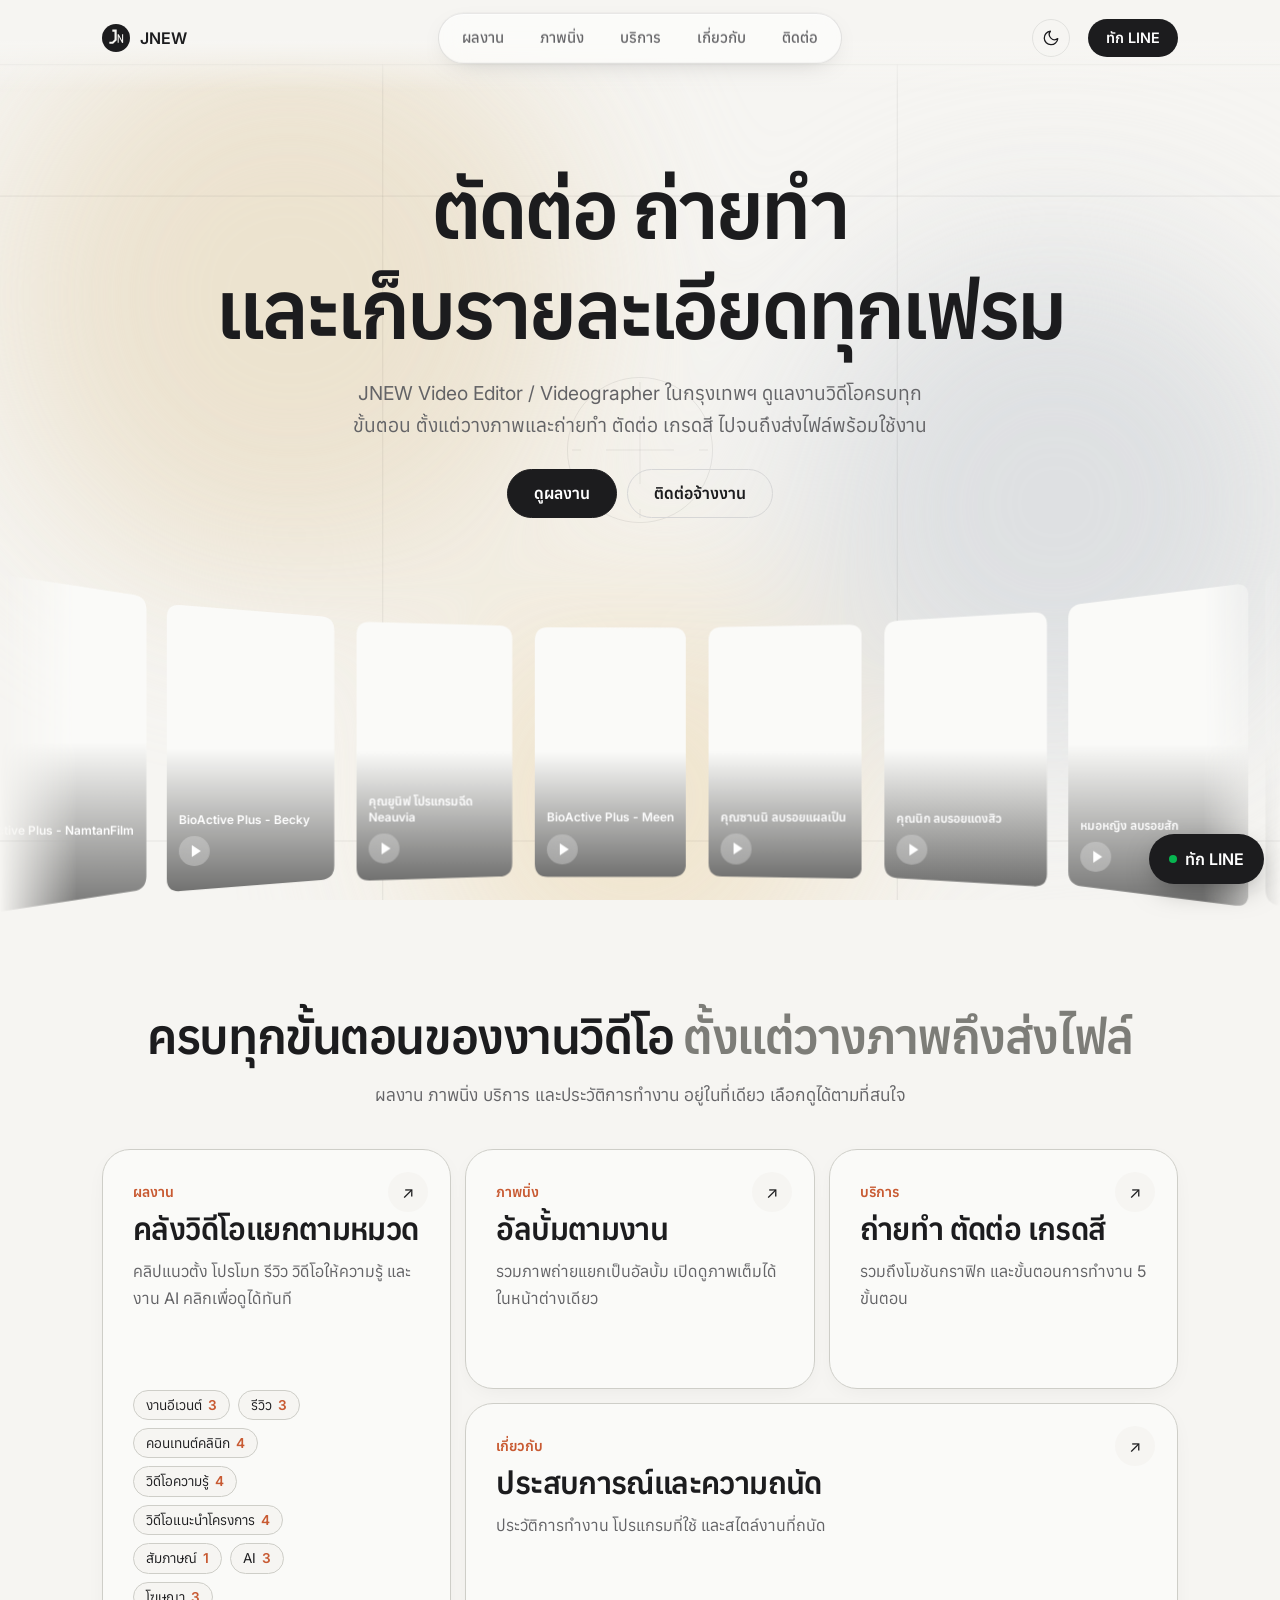
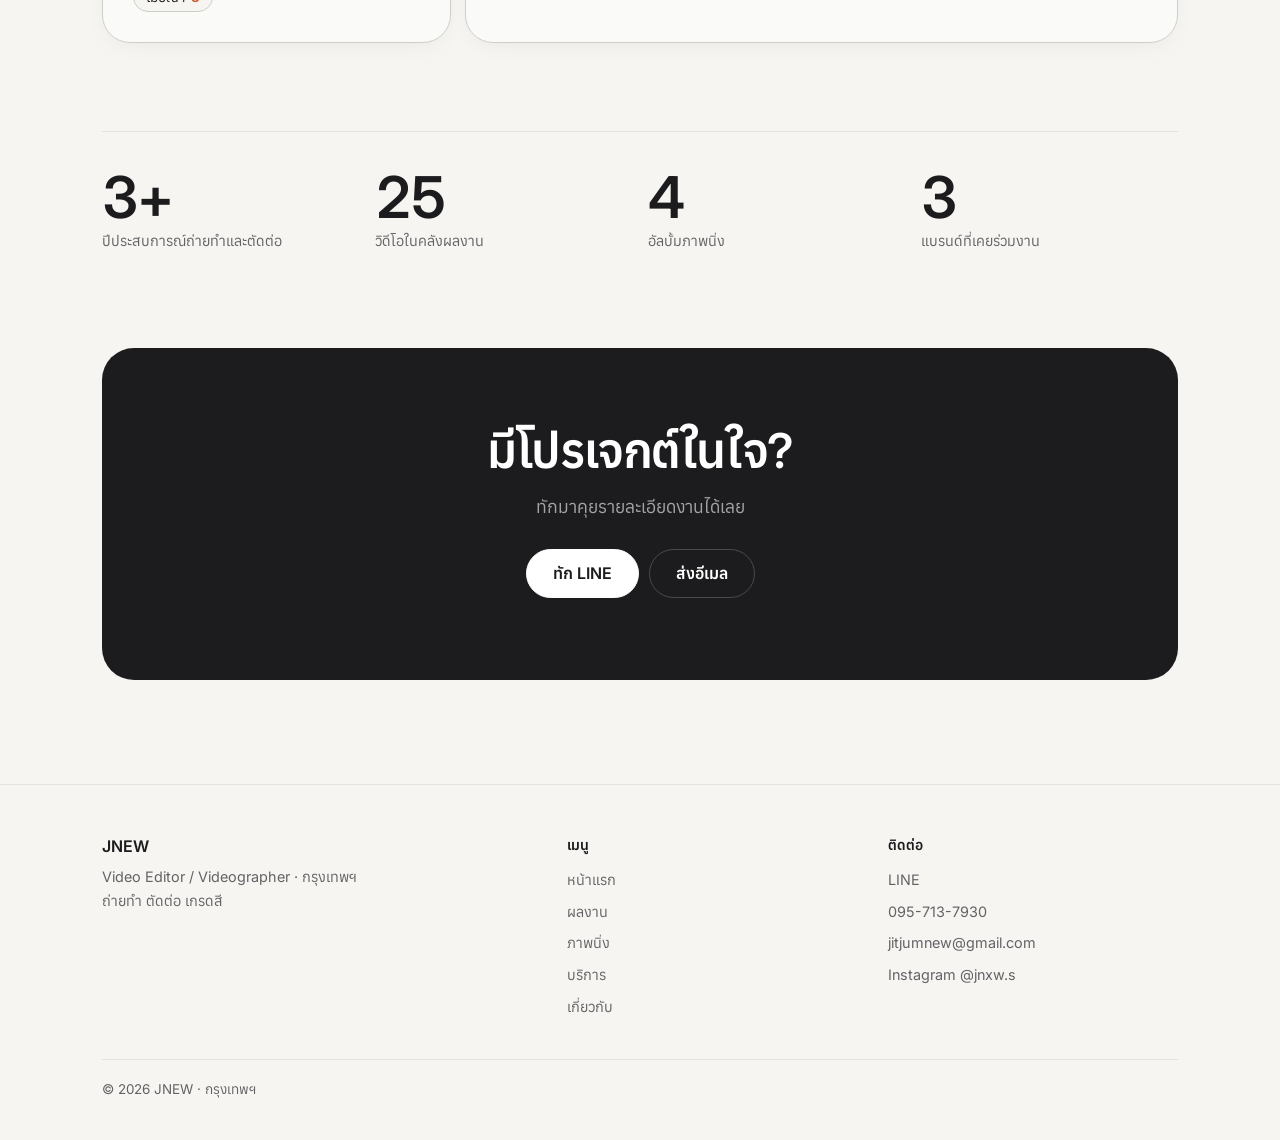
<file: index.html>
<!DOCTYPE html>
<html lang="th">
<head>
<meta charset="utf-8">
<script>(function(){try{var t=localStorage.getItem("jnew-theme");if(t!=="light"&&t!=="dark")t=matchMedia("(prefers-color-scheme:dark)").matches?"dark":"light";document.documentElement.setAttribute("data-theme",t)}catch(e){}})()</script>
<meta name="theme-color" content="#F6F5F2">
<meta name="color-scheme" content="light dark">
<meta name="viewport" content="width=device-width, initial-scale=1, viewport-fit=cover">
<meta name="description" content="ผลงานวิดีโอและภาพนิ่งของ JNEW Video Editor / Videographer ในกรุงเทพฯ ถ่ายทำ ตัดต่อ เกรดสี ครบจบในที่เดียว">
<link rel="canonical" href="https://jnewst.github.io/jnewst/">
<meta property="og:type" content="website">
<meta property="og:locale" content="th_TH">
<meta property="og:site_name" content="JNEW">
<meta property="og:title" content="JNEW Portfolio">
<meta property="og:description" content="ผลงานวิดีโอและภาพนิ่งของ JNEW Video Editor / Videographer ในกรุงเทพฯ ถ่ายทำ ตัดต่อ เกรดสี ครบจบในที่เดียว">
<meta property="og:url" content="https://jnewst.github.io/jnewst/">
<meta property="og:image" content="https://jnewst.github.io/jnewst/og-v3.jpg">
<meta property="og:image:width" content="1376">
<meta property="og:image:height" content="768">
<meta property="og:image:type" content="image/jpeg">
<meta property="og:image:alt" content="JNEW Video Editor / Videographer รับถ่ายทำ ตัดต่อ เกรดสี">
<meta name="twitter:card" content="summary_large_image">
<meta name="twitter:title" content="JNEW Portfolio">
<meta name="twitter:description" content="ผลงานวิดีโอและภาพนิ่งของ JNEW Video Editor / Videographer ในกรุงเทพฯ ถ่ายทำ ตัดต่อ เกรดสี ครบจบในที่เดียว">
<meta name="twitter:image" content="https://jnewst.github.io/jnewst/og-v3.jpg">
<link rel="icon" href="data:image/svg+xml,%3Csvg xmlns='http://www.w3.org/2000/svg' viewBox='0 0 64 64'%3E%3Ccircle cx='32' cy='32' r='32' fill='%230b0b0b'/%3E%3Cpath d='M35.8 23.6 L35.8 42.8 L38.2 42.8 L38.3 28.7 L45.9 43.3 L48.3 42.8 L48.3 23.6 L45.9 23.6 L45.8 37.7 L38.2 23.2Z M33.6 12.6 L23.6 12.6 L23.6 17.6 L28.6 17.7 L28.6 35.2 L23.4 40.4 L16.8 40.4 L16.8 45.4 L25.4 45.4 L33.6 37.2Z' fill='%23fff'/%3E%3C/svg%3E">
<title>JNEW Portfolio</title>
<link rel="stylesheet" href="https://fonts.googleapis.com/css2?family=Inter:wght@400;500;600;700&family=Anuphan:wght@300;400;500;600;700&display=swap">
<link rel="stylesheet" href="style.css?v=20261126-1">
<link rel="stylesheet" href="pill.css?v=2">
</head>
<body>
<a class="skip" href="#main">ข้ามไปเนื้อหาหลัก</a>
<header class="top" id="top"><div class="bar"><a class="brand" href="index.html" aria-label="หน้าแรก"><svg viewBox="0 0 64 64" aria-hidden="true"><circle cx="32" cy="32" r="32" fill="#0b0b0b"/><path d="M35.8 23.6 L35.8 42.8 L38.2 42.8 L38.3 28.7 L45.9 43.3 L48.3 42.8 L48.3 23.6 L45.9 23.6 L45.8 37.7 L38.2 23.2Z M33.6 12.6 L23.6 12.6 L23.6 17.6 L28.6 17.7 L28.6 35.2 L23.4 40.4 L16.8 40.4 L16.8 45.4 L25.4 45.4 L33.6 37.2Z" fill="#fff"/></svg><span><b>JNEW</b></span></a><nav id="menu" aria-label="เมนูหลัก"><a href="works.html">ผลงาน</a><a href="photos.html" id="navphotos">ภาพนิ่ง</a><a href="services.html">บริการ</a><a href="about.html">เกี่ยวกับ</a><a href="contact.html">ติดต่อ</a></nav><button class="tgl" type="button" aria-label="เปลี่ยนเป็นโหมดมืด"><svg class="i-sun" viewBox="0 0 24 24" aria-hidden="true"><circle cx="12" cy="12" r="4"/><path d="M12 2v2M12 20v2M4.9 4.9l1.4 1.4M17.7 17.7l1.4 1.4M2 12h2M20 12h2M4.9 19.1l1.4-1.4M17.7 6.3l1.4-1.4"/></svg><svg class="i-moon" viewBox="0 0 24 24" aria-hidden="true"><path d="M21 12.8A9 9 0 1 1 11.2 3a7 7 0 0 0 9.8 9.8z"/></svg></button><a class="cta" href="https://line.me/ti/p/kPOHMV6HEb" target="_blank" rel="noopener">ทัก LINE</a><button class="mbtn" type="button" aria-label="เมนู" aria-expanded="false" aria-controls="menu"><i></i><i></i></button></div></header>
<main id="main">
<div class="wrap hero">
<h1><span class="nw">ตัดต่อ</span> <span class="nw">ถ่ายทำ</span> <br><span class="nw">และเก็บ</span><wbr><span class="nw">รายละเอียด</span><wbr><span class="nw">ทุกเฟรม</span></h1>
<p class="lead">JNEW Video Editor / Videographer ในกรุงเทพฯ ดูแลงานวิดีโอครบทุกขั้นตอน ตั้งแต่วางภาพและถ่ายทำ ตัดต่อ เกรดสี ไปจนถึงส่งไฟล์พร้อมใช้งาน</p>
<a class="btn" href="works.html">ดูผลงาน</a><a class="btn o" href="https://line.me/ti/p/kPOHMV6HEb" target="_blank" rel="noopener">ติดต่อจ้างงาน</a>
</div>
<section id="featured"><div class="reel" id="reel" aria-label="ตัวอย่างคลิปแนวตั้ง ลากหรือปัดเพื่อดูเพิ่ม แตะคลิปเพื่อเปิดดู"></div></section>
<div class="wrap">
<section><h2><span class="nw">ครบทุกขั้นตอน</span><wbr><span class="nw">ของงานวิดีโอ</span> <span class="g"><span class="nw">ตั้งแต่วางภาพ</span><wbr><span class="nw">ถึงส่งไฟล์</span></span></h2><p class="sub">ผลงาน ภาพนิ่ง บริการ และประวัติการทำงาน อยู่ในที่เดียว เลือกดูได้ตามที่สนใจ</p>
<div class="tiles"><a class="tile" href="works.html"><small>ผลงาน</small><b><span class="nw">คลังวิดีโอ</span><wbr><span class="nw">แยกตามหมวด</span></b><span>คลิปแนวตั้ง โปรโมท รีวิว วิดีโอให้ความรู้ และงาน AI คลิกเพื่อดูได้ทันที</span><div class="tags" id="worktags"></div><i aria-hidden="true">↗</i></a><a class="tile" href="photos.html"><small>ภาพนิ่ง</small><b>อัลบั้มตามงาน</b><span>รวมภาพถ่ายแยกเป็นอัลบั้ม เปิดดูภาพเต็มได้ในหน้าต่างเดียว</span><i aria-hidden="true">↗</i></a><a class="tile" href="services.html"><small>บริการ</small><b>ถ่ายทำ ตัดต่อ เกรดสี</b><span>รวมถึงโมชันกราฟิก และขั้นตอนการทำงาน 5 ขั้นตอน</span><i aria-hidden="true">↗</i></a><a class="tile" href="about.html"><small>เกี่ยวกับ</small><b><span class="nw">ประสบการณ์</span><wbr><span class="nw">และความถนัด</span></b><span>ประวัติการทำงาน โปรแกรมที่ใช้ และสไตล์งานที่ถนัด</span><i aria-hidden="true">↗</i></a></div></section>
<div class="stats" aria-label="สถิติโดยย่อ">
  <div><b class="num"><span data-stat="years" data-suffix="+" data-to="3">3+</span></b><small>ปีประสบการณ์ถ่ายทำและตัดต่อ</small></div>
  <div><b class="num"><span data-stat="works" data-to="25">25</span></b><small>วิดีโอในคลังผลงาน</small></div>
  <div><b class="num"><span data-stat="albums" data-to="4">4</span></b><small>อัลบั้มภาพนิ่ง</small></div>
  <div><b class="num"><span data-stat="brands" data-to="3">3</span></b><small><span class="nw">แบรนด์ที่เคยร่วมงาน</span></small></div>
</div>
<section class="band"><div class="dark"><h2><span class="nw">มีโปรเจกต์ในใจ?</span></h2><p>ทักมาคุยรายละเอียดงานได้เลย</p><a class="btn" href="https://line.me/ti/p/kPOHMV6HEb" target="_blank" rel="noopener">ทัก LINE</a><a class="btn o" href="mailto:jitjumnew@gmail.com">ส่งอีเมล</a></div></section>
</div>
</main>
<footer class="ft"><div class="wrap"><div class="fgrid"><div><b>JNEW</b><p>Video Editor / Videographer · กรุงเทพฯ<br>ถ่ายทำ ตัดต่อ เกรดสี</p></div><div><h4>เมนู</h4><a href="index.html">หน้าแรก</a><a href="works.html">ผลงาน</a><a href="photos.html">ภาพนิ่ง</a><a href="services.html">บริการ</a><a href="about.html">เกี่ยวกับ</a></div><div><h4>ติดต่อ</h4><a href="https://line.me/ti/p/kPOHMV6HEb" target="_blank" rel="noopener">LINE</a><a href="tel:+66957137930">095-713-7930</a><a href="mailto:jitjumnew@gmail.com">jitjumnew@gmail.com</a><a href="https://www.instagram.com/jnxw.s?psln=MWlkempwNTc1dDA4Mw==" target="_blank" rel="noopener">Instagram @jnxw.s</a></div></div><p class="fine">© 2026 JNEW · กรุงเทพฯ</p></div></footer>
<a class="linefab" href="https://line.me/ti/p/kPOHMV6HEb" target="_blank" rel="noopener" aria-label="ทักทาง LINE">ทัก LINE</a>
<dialog id="vdlg" class="adlg vdlg" aria-label="เล่นวิดีโอ"><div class="ablur"></div><div class="awrap"><div class="ahead"><b id="vtitle"></b><small id="vcat"></small></div><div class="aslot" id="vslot"><div class="apanel" id="vpanel"><img class="acover" id="vcover" alt=""><div class="vplayer" id="vplayer"></div></div></div><div class="vtools"><button class="vshare vnav" id="vprev" type="button" aria-label="คลิปก่อนหน้า">‹ ก่อนหน้า</button><button class="vshare" id="vshare" type="button">คัดลอกลิงก์ผลงานนี้</button><button class="vshare vnav" id="vnext" type="button" aria-label="คลิปถัดไป">ถัดไป ›</button><a class="vext" id="vext" target="_blank" rel="noopener">เล่นไม่ได้? เปิดดูบน Vimeo</a></div></div><button id="vclose">ปิด</button></dialog><script src="site.js?v=20261126-1"></script>
<script src="pill.js?v=1"></script>
</body>
</html>
</file>
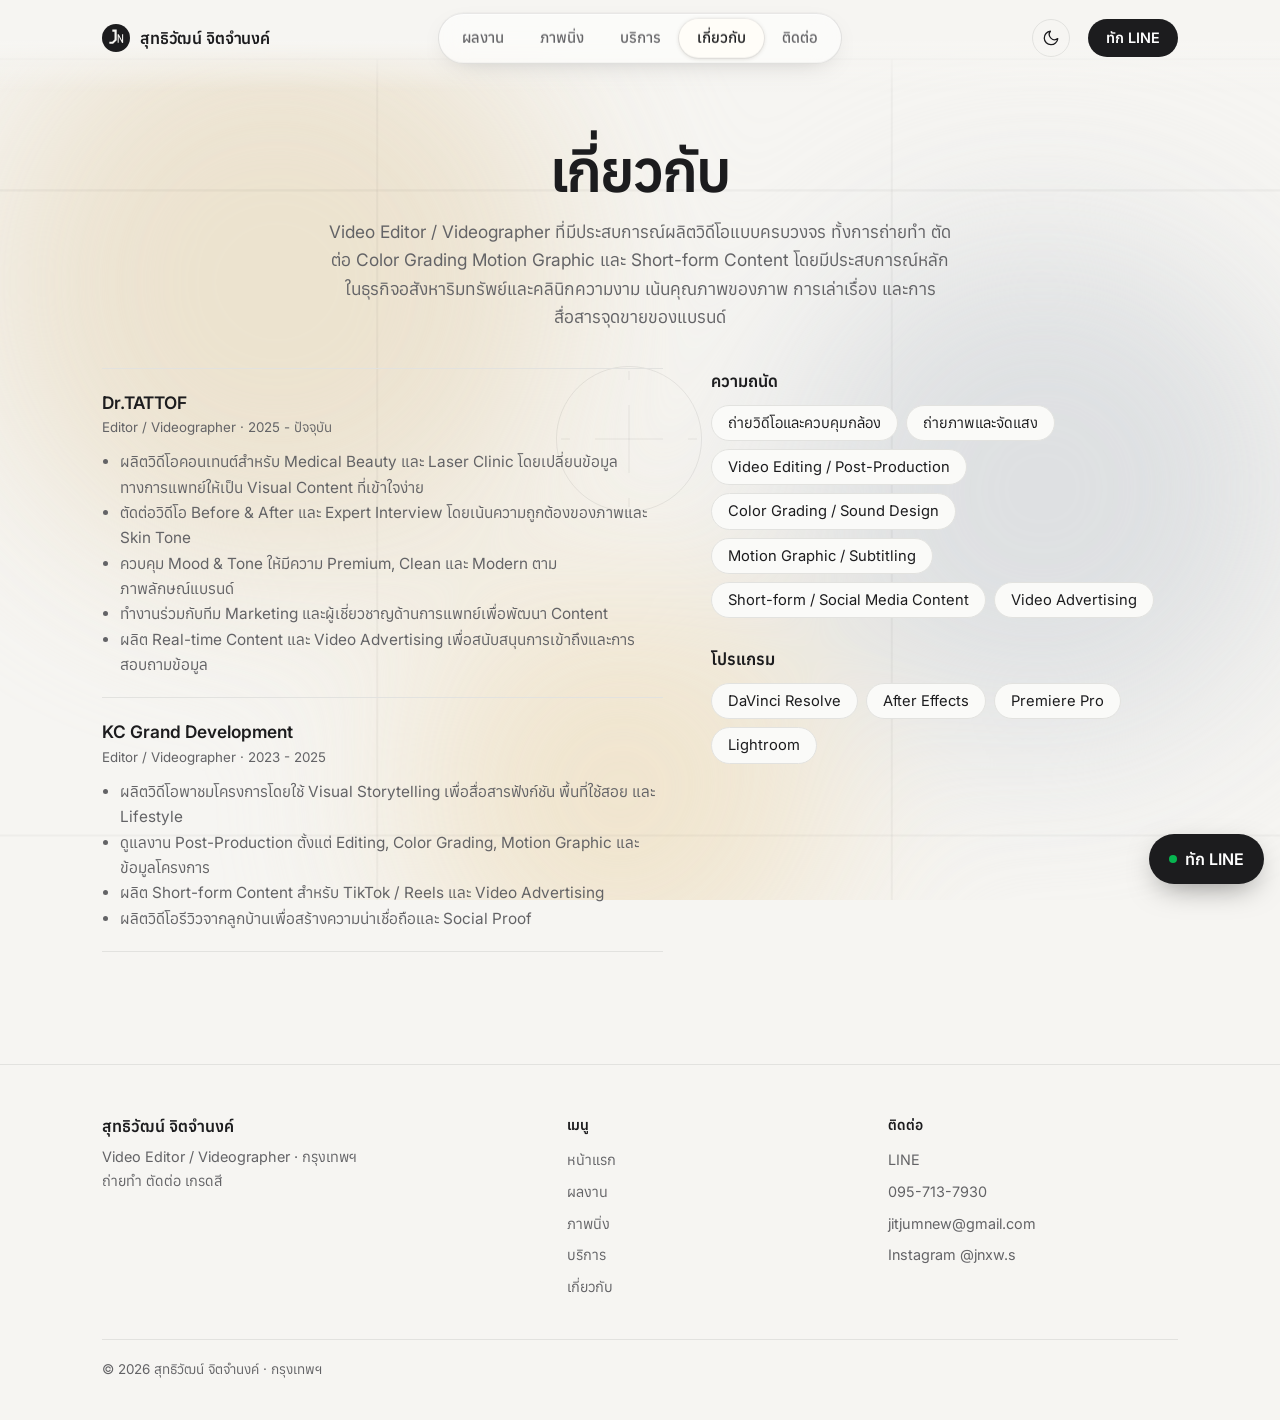
<file: about.html>
<!DOCTYPE html>
<html lang="th">
<head>
<meta charset="utf-8">
<script>(function(){try{var t=localStorage.getItem("jnew-theme");if(t!=="light"&&t!=="dark")t=matchMedia("(prefers-color-scheme:dark)").matches?"dark":"light";document.documentElement.setAttribute("data-theme",t)}catch(e){}})()</script>
<meta name="theme-color" content="#F6F5F2">
<meta name="color-scheme" content="light dark">
<meta name="viewport" content="width=device-width, initial-scale=1, viewport-fit=cover">
<meta name="description" content="ประสบการณ์ทำงาน ความถนัด และโปรแกรมที่ใช้ของสุทธิวัฒน์ จิตจำนงค์ Video Editor / Videographer">
<link rel="canonical" href="https://jnewst.github.io/jnewst/about.html">
<meta property="og:type" content="website">
<meta property="og:locale" content="th_TH">
<meta property="og:site_name" content="สุทธิวัฒน์ จิตจำนงค์">
<meta property="og:title" content="เกี่ยวกับ | JNEW Portfolio">
<meta property="og:description" content="ประสบการณ์ ซอฟต์แวร์ และความถนัดของสุทธิวัฒน์ จิตจำนงค์">
<meta property="og:url" content="https://jnewst.github.io/jnewst/about.html">
<meta property="og:image" content="https://jnewst.github.io/jnewst/og-v3.jpg">
<meta property="og:image:width" content="1376">
<meta property="og:image:height" content="768">
<meta property="og:image:type" content="image/jpeg">
<meta property="og:image:alt" content="สุทธิวัฒน์ จิตจำนงค์ Video Editor / Videographer รับถ่ายทำ ตัดต่อ เกรดสี">
<meta name="twitter:card" content="summary_large_image">
<meta name="twitter:title" content="เกี่ยวกับ | JNEW Portfolio">
<meta name="twitter:description" content="ประสบการณ์ ซอฟต์แวร์ และความถนัดของสุทธิวัฒน์ จิตจำนงค์">
<meta name="twitter:image" content="https://jnewst.github.io/jnewst/og-v3.jpg">
<link rel="icon" href="data:image/svg+xml,%3Csvg xmlns='http://www.w3.org/2000/svg' viewBox='0 0 64 64'%3E%3Ccircle cx='32' cy='32' r='32' fill='%230b0b0b'/%3E%3Cpath d='M35.8 23.6 L35.8 42.8 L38.2 42.8 L38.3 28.7 L45.9 43.3 L48.3 42.8 L48.3 23.6 L45.9 23.6 L45.8 37.7 L38.2 23.2Z M33.6 12.6 L23.6 12.6 L23.6 17.6 L28.6 17.7 L28.6 35.2 L23.4 40.4 L16.8 40.4 L16.8 45.4 L25.4 45.4 L33.6 37.2Z' fill='%23fff'/%3E%3C/svg%3E">
<title>เกี่ยวกับ | JNEW Portfolio</title>
<link rel="stylesheet" href="https://fonts.googleapis.com/css2?family=Inter:wght@400;500;600;700&family=Anuphan:wght@300;400;500;600;700&display=swap">
<link rel="stylesheet" href="style.css?v=20261126-1">
<link rel="stylesheet" href="pill.css?v=2">
</head>
<body>
<a class="skip" href="#main">ข้ามไปเนื้อหาหลัก</a>
<header class="top" id="top"><div class="bar"><a class="brand" href="index.html" aria-label="หน้าแรก"><svg viewBox="0 0 64 64" aria-hidden="true"><circle cx="32" cy="32" r="32" fill="#0b0b0b"/><path d="M35.8 23.6 L35.8 42.8 L38.2 42.8 L38.3 28.7 L45.9 43.3 L48.3 42.8 L48.3 23.6 L45.9 23.6 L45.8 37.7 L38.2 23.2Z M33.6 12.6 L23.6 12.6 L23.6 17.6 L28.6 17.7 L28.6 35.2 L23.4 40.4 L16.8 40.4 L16.8 45.4 L25.4 45.4 L33.6 37.2Z" fill="#fff"/></svg><span><b>สุทธิวัฒน์ จิตจำนงค์</b></span></a><nav id="menu" aria-label="เมนูหลัก"><a href="works.html">ผลงาน</a><a href="photos.html" id="navphotos">ภาพนิ่ง</a><a href="services.html">บริการ</a><a href="about.html" aria-current="page">เกี่ยวกับ</a><a href="contact.html">ติดต่อ</a></nav><button class="tgl" type="button" aria-label="เปลี่ยนเป็นโหมดมืด"><svg class="i-sun" viewBox="0 0 24 24" aria-hidden="true"><circle cx="12" cy="12" r="4"/><path d="M12 2v2M12 20v2M4.9 4.9l1.4 1.4M17.7 17.7l1.4 1.4M2 12h2M20 12h2M4.9 19.1l1.4-1.4M17.7 6.3l1.4-1.4"/></svg><svg class="i-moon" viewBox="0 0 24 24" aria-hidden="true"><path d="M21 12.8A9 9 0 1 1 11.2 3a7 7 0 0 0 9.8 9.8z"/></svg></button><a class="cta" href="https://line.me/ti/p/kPOHMV6HEb" target="_blank" rel="noopener">ทัก LINE</a><button class="mbtn" type="button" aria-label="เมนู" aria-expanded="false" aria-controls="menu"><i></i><i></i></button></div></header>
<main class="wrap" id="main">
<section class="pg">
  <h1 class="ph">เกี่ยวกับ</h1>
  <p class="sub">Video Editor / Videographer ที่มีประสบการณ์ผลิตวิดีโอแบบครบวงจร ทั้งการถ่ายทำ ตัดต่อ Color Grading Motion Graphic และ Short-form Content โดยมีประสบการณ์หลักในธุรกิจอสังหาริมทรัพย์และคลินิกความงาม เน้นคุณภาพของภาพ การเล่าเรื่อง และการสื่อสาร<span class="nw">จุดขายของแบรนด์</span></p>
  <div class="about">
    <div>
      <div class="job"><b>Dr.TATTOF</b><small>Editor / Videographer · 2025 - ปัจจุบัน</small>
        <ul><li>ผลิตวิดีโอคอนเทนต์สำหรับ Medical Beauty และ Laser Clinic โดยเปลี่ยนข้อมูลทางการแพทย์ให้เป็น Visual Content ที่เข้าใจง่าย</li><li>ตัดต่อวิดีโอ Before &amp; After และ Expert Interview โดยเน้นความถูกต้องของภาพและ Skin Tone</li><li>ควบคุม Mood &amp; Tone ให้มีความ Premium, Clean และ Modern ตาม<span class="nw">ภาพลักษณ์แบรนด์</span></li><li>ทำงานร่วมกับทีม Marketing และผู้เชี่ยวชาญด้านการแพทย์เพื่อพัฒนา Content</li><li>ผลิต Real-time Content และ Video Advertising เพื่อสนับสนุนการเข้าถึงและการสอบถามข้อมูล</li></ul></div>
      <div class="job"><b>KC Grand Development</b><small>Editor / Videographer · 2023 - 2025</small>
        <ul><li>ผลิตวิดีโอพาชมโครงการโดยใช้ Visual Storytelling เพื่อสื่อสารฟังก์ชัน พื้นที่ใช้สอย และ Lifestyle</li><li>ดูแลงาน Post-Production ตั้งแต่ Editing, Color Grading, Motion Graphic และข้อมูลโครงการ</li><li>ผลิต Short-form Content สำหรับ TikTok / Reels และ Video Advertising</li><li>ผลิตวิดีโอรีวิวจากลูกบ้านเพื่อสร้างความน่าเชื่อถือและ Social Proof</li></ul></div>
    </div>
    <div>
      <h3>ความถนัด</h3>
      <div class="tools"><span>ถ่ายวิดีโอและควบคุมกล้อง</span><span>ถ่ายภาพและจัดแสง</span><span>Video Editing / Post-Production</span><span>Color Grading / Sound Design</span><span>Motion Graphic / Subtitling</span><span>Short-form / Social Media Content</span><span>Video Advertising</span></div>
      <h3>โปรแกรม</h3>
      <div class="tools"><span>DaVinci Resolve</span><span>After Effects</span><span>Premiere Pro</span><span>Lightroom</span></div>
    </div>
  </div>
</section>
</main>
<footer class="ft"><div class="wrap"><div class="fgrid"><div><b>สุทธิวัฒน์ จิตจำนงค์</b><p>Video Editor / Videographer · กรุงเทพฯ<br>ถ่ายทำ ตัดต่อ เกรดสี</p></div><div><h4>เมนู</h4><a href="index.html">หน้าแรก</a><a href="works.html">ผลงาน</a><a href="photos.html">ภาพนิ่ง</a><a href="services.html">บริการ</a><a href="about.html">เกี่ยวกับ</a></div><div><h4>ติดต่อ</h4><a href="https://line.me/ti/p/kPOHMV6HEb" target="_blank" rel="noopener">LINE</a><a href="tel:+66957137930">095-713-7930</a><a href="mailto:jitjumnew@gmail.com">jitjumnew@gmail.com</a><a href="https://www.instagram.com/jnxw.s?psln=MWlkempwNTc1dDA4Mw==" target="_blank" rel="noopener">Instagram @jnxw.s</a></div></div><p class="fine">© 2026 สุทธิวัฒน์ จิตจำนงค์ · กรุงเทพฯ</p></div></footer>
<a class="linefab" href="https://line.me/ti/p/kPOHMV6HEb" target="_blank" rel="noopener" aria-label="ทักทาง LINE">ทัก LINE</a>
<script src="site.js?v=20261126-1"></script>
<script src="pill.js?v=1"></script>
</body>
</html>
</file>
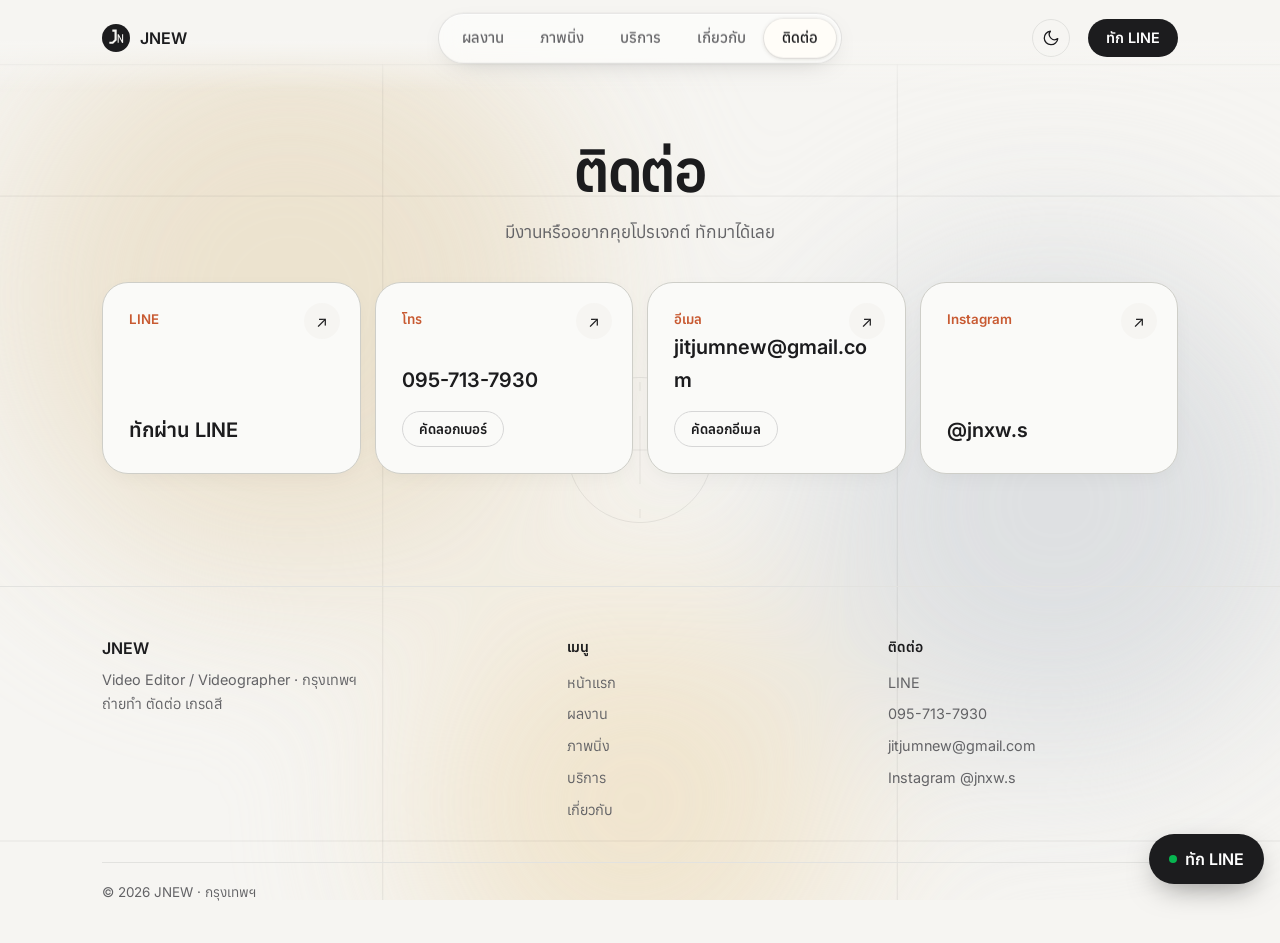
<file: contact.html>
<!DOCTYPE html>
<html lang="th">
<head>
<meta charset="utf-8">
<script>(function(){try{var t=localStorage.getItem("jnew-theme");if(t!=="light"&&t!=="dark")t=matchMedia("(prefers-color-scheme:dark)").matches?"dark":"light";document.documentElement.setAttribute("data-theme",t)}catch(e){}})()</script>
<meta name="theme-color" content="#F6F5F2">
<meta name="color-scheme" content="light dark">
<meta name="viewport" content="width=device-width, initial-scale=1, viewport-fit=cover">
<meta name="description" content="ติดต่อ JNEW ทาง LINE โทร อีเมล หรือ Instagram">
<link rel="canonical" href="https://jnewst.github.io/jnewst/contact.html">
<meta property="og:type" content="website">
<meta property="og:locale" content="th_TH">
<meta property="og:site_name" content="JNEW">
<meta property="og:title" content="ติดต่อ | JNEW Portfolio">
<meta property="og:description" content="ติดต่อ JNEW ทาง LINE โทร อีเมล หรือ Instagram">
<meta property="og:url" content="https://jnewst.github.io/jnewst/contact.html">
<meta property="og:image" content="https://jnewst.github.io/jnewst/og-v3.jpg">
<meta property="og:image:width" content="1376">
<meta property="og:image:height" content="768">
<meta property="og:image:type" content="image/jpeg">
<meta property="og:image:alt" content="JNEW Video Editor / Videographer รับถ่ายทำ ตัดต่อ เกรดสี">
<meta name="twitter:card" content="summary_large_image">
<meta name="twitter:title" content="ติดต่อ | JNEW Portfolio">
<meta name="twitter:description" content="ติดต่อ JNEW ทาง LINE โทร อีเมล หรือ Instagram">
<meta name="twitter:image" content="https://jnewst.github.io/jnewst/og-v3.jpg">
<link rel="icon" href="data:image/svg+xml,%3Csvg xmlns='http://www.w3.org/2000/svg' viewBox='0 0 64 64'%3E%3Ccircle cx='32' cy='32' r='32' fill='%230b0b0b'/%3E%3Cpath d='M35.8 23.6 L35.8 42.8 L38.2 42.8 L38.3 28.7 L45.9 43.3 L48.3 42.8 L48.3 23.6 L45.9 23.6 L45.8 37.7 L38.2 23.2Z M33.6 12.6 L23.6 12.6 L23.6 17.6 L28.6 17.7 L28.6 35.2 L23.4 40.4 L16.8 40.4 L16.8 45.4 L25.4 45.4 L33.6 37.2Z' fill='%23fff'/%3E%3C/svg%3E">
<title>ติดต่อ | JNEW Portfolio</title>
<link rel="stylesheet" href="https://fonts.googleapis.com/css2?family=Inter:wght@400;500;600;700&family=Anuphan:wght@300;400;500;600;700&display=swap">
<link rel="stylesheet" href="style.css?v=20261126-1">
<link rel="stylesheet" href="pill.css?v=2">
</head>
<body>
<a class="skip" href="#main">ข้ามไปเนื้อหาหลัก</a>
<header class="top" id="top"><div class="bar"><a class="brand" href="index.html" aria-label="หน้าแรก"><svg viewBox="0 0 64 64" aria-hidden="true"><circle cx="32" cy="32" r="32" fill="#0b0b0b"/><path d="M35.8 23.6 L35.8 42.8 L38.2 42.8 L38.3 28.7 L45.9 43.3 L48.3 42.8 L48.3 23.6 L45.9 23.6 L45.8 37.7 L38.2 23.2Z M33.6 12.6 L23.6 12.6 L23.6 17.6 L28.6 17.7 L28.6 35.2 L23.4 40.4 L16.8 40.4 L16.8 45.4 L25.4 45.4 L33.6 37.2Z" fill="#fff"/></svg><span><b>JNEW</b></span></a><nav id="menu" aria-label="เมนูหลัก"><a href="works.html">ผลงาน</a><a href="photos.html" id="navphotos">ภาพนิ่ง</a><a href="services.html">บริการ</a><a href="about.html">เกี่ยวกับ</a><a href="contact.html" aria-current="page">ติดต่อ</a></nav><button class="tgl" type="button" aria-label="เปลี่ยนเป็นโหมดมืด"><svg class="i-sun" viewBox="0 0 24 24" aria-hidden="true"><circle cx="12" cy="12" r="4"/><path d="M12 2v2M12 20v2M4.9 4.9l1.4 1.4M17.7 17.7l1.4 1.4M2 12h2M20 12h2M4.9 19.1l1.4-1.4M17.7 6.3l1.4-1.4"/></svg><svg class="i-moon" viewBox="0 0 24 24" aria-hidden="true"><path d="M21 12.8A9 9 0 1 1 11.2 3a7 7 0 0 0 9.8 9.8z"/></svg></button><a class="cta" href="https://line.me/ti/p/kPOHMV6HEb" target="_blank" rel="noopener">ทัก LINE</a><button class="mbtn" type="button" aria-label="เมนู" aria-expanded="false" aria-controls="menu"><i></i><i></i></button></div></header>
<main class="wrap" id="main">
<section class="pg"><h1 class="ph">ติดต่อ</h1><p class="sub">มีงานหรืออยากคุยโปรเจกต์ ทักมาได้เลย</p><div class="ctg"><a class="ct" href="https://line.me/ti/p/kPOHMV6HEb" target="_blank" rel="noopener"><small>LINE</small><b>ทักผ่าน LINE</b></a><div class="ct"><a class="ctl" href="tel:+66957137930"><small>โทร</small><b>095-713-7930</b></a><button class="cp" type="button" data-copy="0957137930" data-msg="คัดลอกเบอร์โทรแล้ว">คัดลอกเบอร์</button></div><div class="ct"><a class="ctl" href="mailto:jitjumnew@gmail.com"><small>อีเมล</small><b>jitjumnew@gmail.com</b></a><button class="cp" type="button" data-copy="jitjumnew@gmail.com" data-msg="คัดลอกอีเมลแล้ว">คัดลอกอีเมล</button></div><a class="ct" href="https://www.instagram.com/jnxw.s?psln=MWlkempwNTc1dDA4Mw==" target="_blank" rel="noopener"><small>Instagram</small><b>@jnxw.s</b></a></div></section>
</main>
<footer class="ft"><div class="wrap"><div class="fgrid"><div><b>JNEW</b><p>Video Editor / Videographer · กรุงเทพฯ<br>ถ่ายทำ ตัดต่อ เกรดสี</p></div><div><h4>เมนู</h4><a href="index.html">หน้าแรก</a><a href="works.html">ผลงาน</a><a href="photos.html">ภาพนิ่ง</a><a href="services.html">บริการ</a><a href="about.html">เกี่ยวกับ</a></div><div><h4>ติดต่อ</h4><a href="https://line.me/ti/p/kPOHMV6HEb" target="_blank" rel="noopener">LINE</a><a href="tel:+66957137930">095-713-7930</a><a href="mailto:jitjumnew@gmail.com">jitjumnew@gmail.com</a><a href="https://www.instagram.com/jnxw.s?psln=MWlkempwNTc1dDA4Mw==" target="_blank" rel="noopener">Instagram @jnxw.s</a></div></div><p class="fine">© 2026 JNEW · กรุงเทพฯ</p></div></footer>
<a class="linefab" href="https://line.me/ti/p/kPOHMV6HEb" target="_blank" rel="noopener" aria-label="ทักทาง LINE">ทัก LINE</a>
<script src="site.js?v=20261126-1"></script>
<script src="pill.js?v=1"></script>
</body>
</html>
</file>
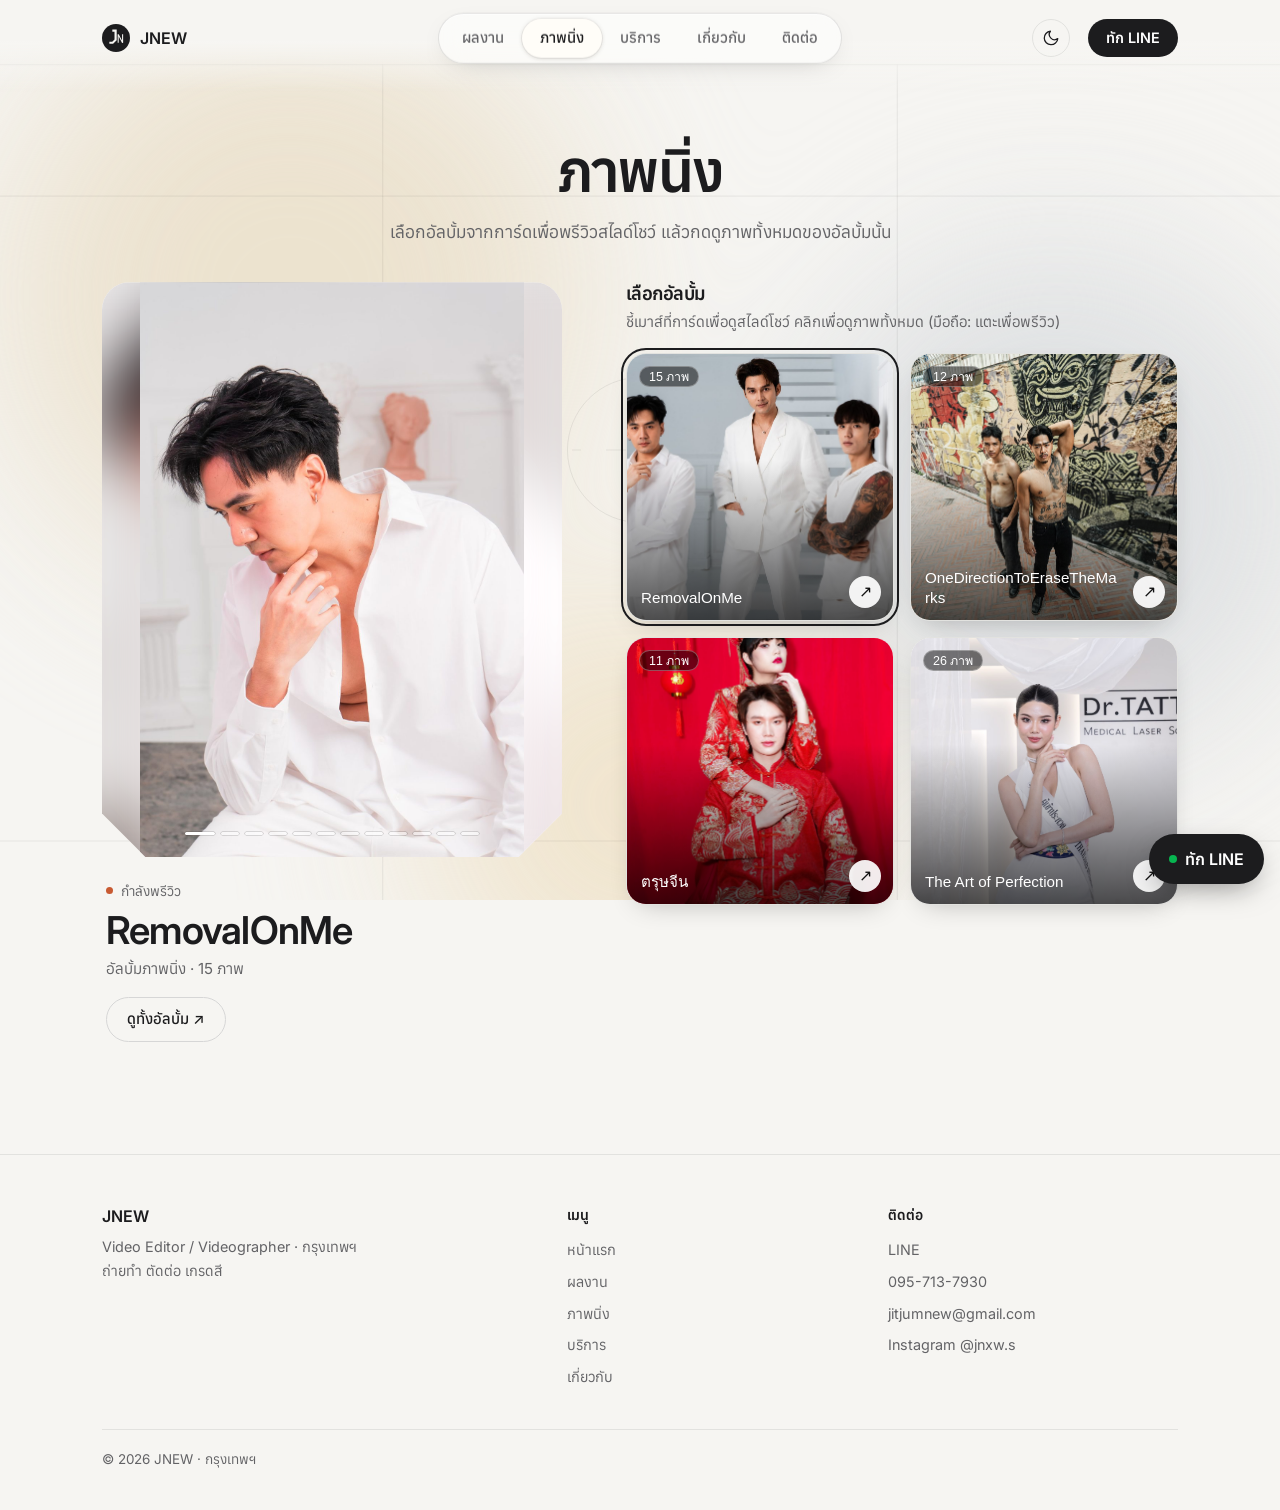
<file: photos.html>
<!DOCTYPE html>
<html lang="th">
<head>
<meta charset="utf-8">
<script>(function(){try{var t=localStorage.getItem("jnew-theme");if(t!=="light"&&t!=="dark")t=matchMedia("(prefers-color-scheme:dark)").matches?"dark":"light";document.documentElement.setAttribute("data-theme",t)}catch(e){}})()</script>
<meta name="theme-color" content="#F6F5F2">
<meta name="color-scheme" content="light dark">
<meta name="viewport" content="width=device-width, initial-scale=1, viewport-fit=cover">
<meta name="description" content="ภาพนิ่งแยกเป็นอัลบั้มตามงาน คลิกเพื่อดูภาพทั้งหมด">
<link rel="canonical" href="https://jnewst.github.io/jnewst/photos.html">
<meta property="og:type" content="website">
<meta property="og:locale" content="th_TH">
<meta property="og:site_name" content="JNEW">
<meta property="og:title" content="ภาพนิ่ง | JNEW Portfolio">
<meta property="og:description" content="ภาพนิ่งแยกเป็นอัลบั้มตามงาน คลิกเพื่อดูภาพทั้งหมด">
<meta property="og:url" content="https://jnewst.github.io/jnewst/photos.html">
<meta property="og:image" content="https://jnewst.github.io/jnewst/og-v3.jpg">
<meta property="og:image:width" content="1376">
<meta property="og:image:height" content="768">
<meta property="og:image:type" content="image/jpeg">
<meta property="og:image:alt" content="JNEW Video Editor / Videographer รับถ่ายทำ ตัดต่อ เกรดสี">
<meta name="twitter:card" content="summary_large_image">
<meta name="twitter:title" content="ภาพนิ่ง | JNEW Portfolio">
<meta name="twitter:description" content="ภาพนิ่งแยกเป็นอัลบั้มตามงาน คลิกเพื่อดูภาพทั้งหมด">
<meta name="twitter:image" content="https://jnewst.github.io/jnewst/og-v3.jpg">
<link rel="icon" href="data:image/svg+xml,%3Csvg xmlns='http://www.w3.org/2000/svg' viewBox='0 0 64 64'%3E%3Ccircle cx='32' cy='32' r='32' fill='%230b0b0b'/%3E%3Cpath d='M35.8 23.6 L35.8 42.8 L38.2 42.8 L38.3 28.7 L45.9 43.3 L48.3 42.8 L48.3 23.6 L45.9 23.6 L45.8 37.7 L38.2 23.2Z M33.6 12.6 L23.6 12.6 L23.6 17.6 L28.6 17.7 L28.6 35.2 L23.4 40.4 L16.8 40.4 L16.8 45.4 L25.4 45.4 L33.6 37.2Z' fill='%23fff'/%3E%3C/svg%3E">
<title>ภาพนิ่ง | JNEW Portfolio</title>
<link rel="stylesheet" href="https://fonts.googleapis.com/css2?family=Inter:wght@400;500;600;700&family=Anuphan:wght@300;400;500;600;700&display=swap">
<link rel="stylesheet" href="style.css?v=20261126-1">
<link rel="stylesheet" href="pill.css?v=2">
<link rel="stylesheet" href="photos.css?v=2">
</head>
<body>
<a class="skip" href="#main">ข้ามไปเนื้อหาหลัก</a>
<header class="top" id="top"><div class="bar"><a class="brand" href="index.html" aria-label="หน้าแรก"><svg viewBox="0 0 64 64" aria-hidden="true"><circle cx="32" cy="32" r="32" fill="#0b0b0b"/><path d="M35.8 23.6 L35.8 42.8 L38.2 42.8 L38.3 28.7 L45.9 43.3 L48.3 42.8 L48.3 23.6 L45.9 23.6 L45.8 37.7 L38.2 23.2Z M33.6 12.6 L23.6 12.6 L23.6 17.6 L28.6 17.7 L28.6 35.2 L23.4 40.4 L16.8 40.4 L16.8 45.4 L25.4 45.4 L33.6 37.2Z" fill="#fff"/></svg><span><b>JNEW</b></span></a><nav id="menu" aria-label="เมนูหลัก"><a href="works.html">ผลงาน</a><a href="photos.html" id="navphotos" aria-current="page">ภาพนิ่ง</a><a href="services.html">บริการ</a><a href="about.html">เกี่ยวกับ</a><a href="contact.html">ติดต่อ</a></nav><button class="tgl" type="button" aria-label="เปลี่ยนเป็นโหมดมืด"><svg class="i-sun" viewBox="0 0 24 24" aria-hidden="true"><circle cx="12" cy="12" r="4"/><path d="M12 2v2M12 20v2M4.9 4.9l1.4 1.4M17.7 17.7l1.4 1.4M2 12h2M20 12h2M4.9 19.1l1.4-1.4M17.7 6.3l1.4-1.4"/></svg><svg class="i-moon" viewBox="0 0 24 24" aria-hidden="true"><path d="M21 12.8A9 9 0 1 1 11.2 3a7 7 0 0 0 9.8 9.8z"/></svg></button><a class="cta" href="https://line.me/ti/p/kPOHMV6HEb" target="_blank" rel="noopener">ทัก LINE</a><button class="mbtn" type="button" aria-label="เมนู" aria-expanded="false" aria-controls="menu"><i></i><i></i></button></div></header>
<main class="wrap" id="main">
<section class="pg">
  <h1 class="ph">ภาพนิ่ง</h1>
  <p class="sub">เลือกอัลบั้มจากการ์ดเพื่อพรีวิวสไลด์โชว์ แล้วกดดูภาพทั้งหมดของอัลบั้มนั้น</p>
  <div class="ss" id="ss">
    <div class="ss-zone a">
      <div class="ss-stage" id="ss-stage" role="button" tabindex="0" aria-label="เปิดดูภาพทั้งอัลบั้ม"><img class="bk" id="bkA" alt="" aria-hidden="true"><img class="bk" id="bkB" alt="" aria-hidden="true"><img class="mn" id="mnA" alt=""><img class="mn" id="mnB" alt=""><div class="none">ไม่พบรูปภาพของอัลบั้มนี้</div><div class="ss-dots" id="ss-dots"></div></div>
      <div class="ss-cap" id="ss-info"><span class="ss-now">กำลังพรีวิว</span><h2 id="ss-ttl"></h2><p class="ss-meta" id="ss-meta"></p><p class="ss-desc" id="ss-desc"></p><button class="ss-open" id="ss-open" type="button">ดูทั้งอัลบั้ม ↗</button></div>
    </div>
    <div class="ss-zone b">
      <h2 class="ss-h">เลือกอัลบั้ม</h2>
      <p class="ss-hint">ชี้เมาส์ที่การ์ดเพื่อดูสไลด์โชว์ คลิกเพื่อดูภาพทั้งหมด (มือถือ: แตะเพื่อพรีวิว)</p>
      <div class="ss-cards" id="ss-cards"></div>
    </div>
  </div>
</section>
</main>
<footer class="ft"><div class="wrap"><div class="fgrid"><div><b>JNEW</b><p>Video Editor / Videographer · กรุงเทพฯ<br>ถ่ายทำ ตัดต่อ เกรดสี</p></div><div><h4>เมนู</h4><a href="index.html">หน้าแรก</a><a href="works.html">ผลงาน</a><a href="photos.html">ภาพนิ่ง</a><a href="services.html">บริการ</a><a href="about.html">เกี่ยวกับ</a></div><div><h4>ติดต่อ</h4><a href="https://line.me/ti/p/kPOHMV6HEb" target="_blank" rel="noopener">LINE</a><a href="tel:+66957137930">095-713-7930</a><a href="mailto:jitjumnew@gmail.com">jitjumnew@gmail.com</a><a href="https://www.instagram.com/jnxw.s?psln=MWlkempwNTc1dDA4Mw==" target="_blank" rel="noopener">Instagram @jnxw.s</a></div></div><p class="fine">© 2026 JNEW · กรุงเทพฯ</p></div></footer>
<a class="linefab" href="https://line.me/ti/p/kPOHMV6HEb" target="_blank" rel="noopener" aria-label="ทักทาง LINE">ทัก LINE</a>
<dialog id="gdlg" class="gd" aria-labelledby="gd-t"><div class="gd-panel"><div class="gd-head"><div><b id="gd-t"></b><small id="gd-n"></small></div><button class="gd-x" id="gd-x" type="button" aria-label="ปิดแกลเลอรี"><svg viewBox="0 0 14 14" aria-hidden="true"><path d="M2 2l10 10M12 2L2 12"/></svg>ปิด</button></div><div class="gd-grid" id="gd-grid"></div></div></dialog>
<dialog id="pdlg" aria-label="ภาพขยาย"><button id="pclose">ปิด</button><button id="pprev" aria-label="ก่อนหน้า">‹</button><button id="pnext" aria-label="ถัดไป">›</button><img id="pimg" alt=""></dialog><script src="site.js?v=20261126-1"></script>
<script src="pill.js?v=1"></script>
<script src="photos.js?v=2"></script>
</body>
</html>
</file>
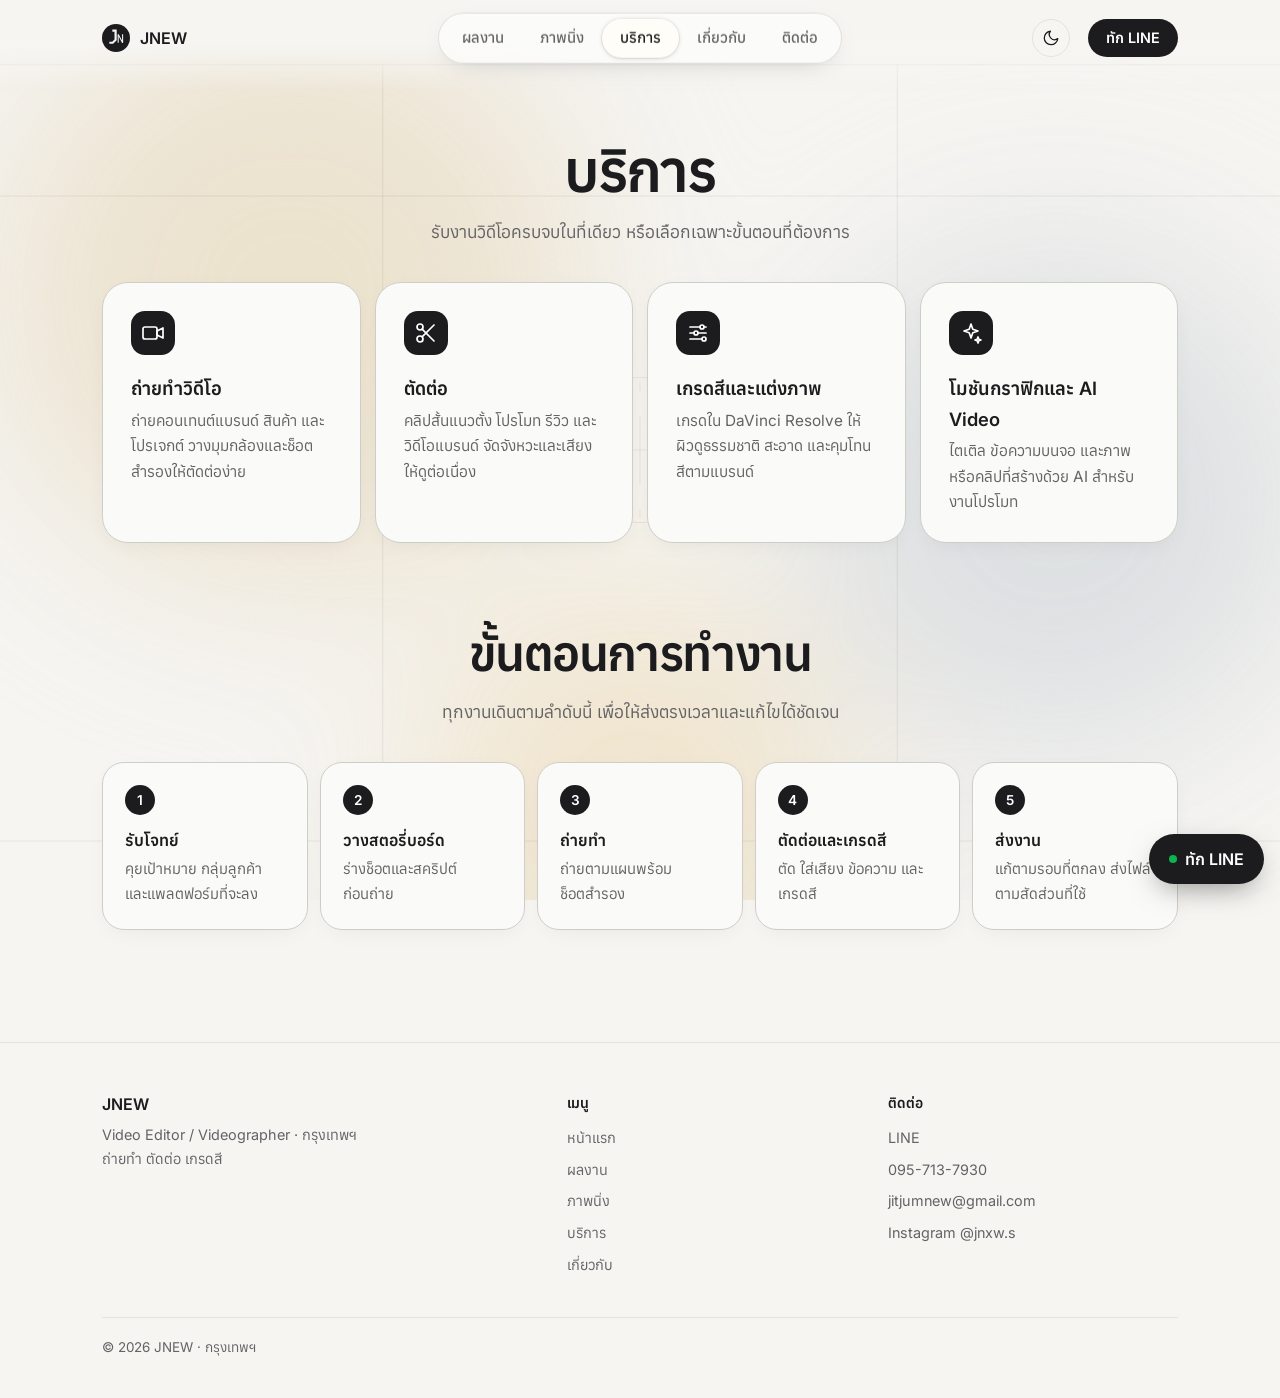
<file: services.html>
<!DOCTYPE html>
<html lang="th">
<head>
<meta charset="utf-8">
<script>(function(){try{var t=localStorage.getItem("jnew-theme");if(t!=="light"&&t!=="dark")t=matchMedia("(prefers-color-scheme:dark)").matches?"dark":"light";document.documentElement.setAttribute("data-theme",t)}catch(e){}})()</script>
<meta name="theme-color" content="#F6F5F2">
<meta name="color-scheme" content="light dark">
<meta name="viewport" content="width=device-width, initial-scale=1, viewport-fit=cover">
<meta name="description" content="บริการถ่ายทำ ตัดต่อ เกรดสี และโมชันกราฟิก พร้อมขั้นตอนการทำงาน">
<link rel="canonical" href="https://jnewst.github.io/jnewst/services.html">
<meta property="og:type" content="website">
<meta property="og:locale" content="th_TH">
<meta property="og:site_name" content="JNEW">
<meta property="og:title" content="บริการ | JNEW Portfolio">
<meta property="og:description" content="บริการถ่ายทำ ตัดต่อ เกรดสี และโมชันกราฟิก พร้อมขั้นตอนการทำงาน">
<meta property="og:url" content="https://jnewst.github.io/jnewst/services.html">
<meta property="og:image" content="https://jnewst.github.io/jnewst/og-v3.jpg">
<meta property="og:image:width" content="1376">
<meta property="og:image:height" content="768">
<meta property="og:image:type" content="image/jpeg">
<meta property="og:image:alt" content="JNEW Video Editor / Videographer รับถ่ายทำ ตัดต่อ เกรดสี">
<meta name="twitter:card" content="summary_large_image">
<meta name="twitter:title" content="บริการ | JNEW Portfolio">
<meta name="twitter:description" content="บริการถ่ายทำ ตัดต่อ เกรดสี และโมชันกราฟิก พร้อมขั้นตอนการทำงาน">
<meta name="twitter:image" content="https://jnewst.github.io/jnewst/og-v3.jpg">
<link rel="icon" href="data:image/svg+xml,%3Csvg xmlns='http://www.w3.org/2000/svg' viewBox='0 0 64 64'%3E%3Ccircle cx='32' cy='32' r='32' fill='%230b0b0b'/%3E%3Cpath d='M35.8 23.6 L35.8 42.8 L38.2 42.8 L38.3 28.7 L45.9 43.3 L48.3 42.8 L48.3 23.6 L45.9 23.6 L45.8 37.7 L38.2 23.2Z M33.6 12.6 L23.6 12.6 L23.6 17.6 L28.6 17.7 L28.6 35.2 L23.4 40.4 L16.8 40.4 L16.8 45.4 L25.4 45.4 L33.6 37.2Z' fill='%23fff'/%3E%3C/svg%3E">
<title>บริการ | JNEW Portfolio</title>
<link rel="stylesheet" href="https://fonts.googleapis.com/css2?family=Inter:wght@400;500;600;700&family=Anuphan:wght@300;400;500;600;700&display=swap">
<link rel="stylesheet" href="style.css?v=20261126-1">
<link rel="stylesheet" href="pill.css?v=2">
</head>
<body>
<a class="skip" href="#main">ข้ามไปเนื้อหาหลัก</a>
<header class="top" id="top"><div class="bar"><a class="brand" href="index.html" aria-label="หน้าแรก"><svg viewBox="0 0 64 64" aria-hidden="true"><circle cx="32" cy="32" r="32" fill="#0b0b0b"/><path d="M35.8 23.6 L35.8 42.8 L38.2 42.8 L38.3 28.7 L45.9 43.3 L48.3 42.8 L48.3 23.6 L45.9 23.6 L45.8 37.7 L38.2 23.2Z M33.6 12.6 L23.6 12.6 L23.6 17.6 L28.6 17.7 L28.6 35.2 L23.4 40.4 L16.8 40.4 L16.8 45.4 L25.4 45.4 L33.6 37.2Z" fill="#fff"/></svg><span><b>JNEW</b></span></a><nav id="menu" aria-label="เมนูหลัก"><a href="works.html">ผลงาน</a><a href="photos.html" id="navphotos">ภาพนิ่ง</a><a href="services.html" aria-current="page">บริการ</a><a href="about.html">เกี่ยวกับ</a><a href="contact.html">ติดต่อ</a></nav><button class="tgl" type="button" aria-label="เปลี่ยนเป็นโหมดมืด"><svg class="i-sun" viewBox="0 0 24 24" aria-hidden="true"><circle cx="12" cy="12" r="4"/><path d="M12 2v2M12 20v2M4.9 4.9l1.4 1.4M17.7 17.7l1.4 1.4M2 12h2M20 12h2M4.9 19.1l1.4-1.4M17.7 6.3l1.4-1.4"/></svg><svg class="i-moon" viewBox="0 0 24 24" aria-hidden="true"><path d="M21 12.8A9 9 0 1 1 11.2 3a7 7 0 0 0 9.8 9.8z"/></svg></button><a class="cta" href="https://line.me/ti/p/kPOHMV6HEb" target="_blank" rel="noopener">ทัก LINE</a><button class="mbtn" type="button" aria-label="เมนู" aria-expanded="false" aria-controls="menu"><i></i><i></i></button></div></header>
<main class="wrap" id="main">
<section class="pg">
  <h1 class="ph">บริการ</h1>
  <p class="sub">รับงานวิดีโอครบจบในที่เดียว หรือเลือกเฉพาะขั้นตอนที่ต้องการ</p>
  <div class="svc">
    <div><svg class="ic" viewBox="0 0 24 24" aria-hidden="true"><rect x="2" y="6" width="14" height="12" rx="2"/><path d="M16 10l6-3v10l-6-3z"/></svg><b>ถ่ายทำวิดีโอ</b><p>ถ่ายคอนเทนต์แบรนด์ สินค้า และโปรเจกต์ วางมุมกล้องและช็อตสำรองให้ตัดต่อง่าย</p></div>
    <div><svg class="ic" viewBox="0 0 24 24" aria-hidden="true"><circle cx="6" cy="6" r="3"/><circle cx="6" cy="18" r="3"/><path d="M8.1 8.1L20 20M8.1 15.9L20 4"/></svg><b>ตัดต่อ</b><p>คลิปสั้นแนวตั้ง โปรโมท รีวิว และวิดีโอแบรนด์ จัดจังหวะและเสียงให้ดูต่อเนื่อง</p></div>
    <div><svg class="ic" viewBox="0 0 24 24" aria-hidden="true"><path d="M4 6h10M18 6h2M4 12h4M12 12h8M4 18h12"/><circle cx="16" cy="6" r="2"/><circle cx="10" cy="12" r="2"/><circle cx="18" cy="18" r="2"/></svg><b>เกรดสีและแต่งภาพ</b><p>เกรดใน DaVinci Resolve ให้ผิวดูธรรมชาติ สะอาด และคุมโทนสีตามแบรนด์</p></div>
    <div><svg class="ic" viewBox="0 0 24 24" aria-hidden="true"><path d="M12 3l1.8 5.2L19 10l-5.2 1.8L12 17l-1.8-5.2L5 10l5.2-1.8z"/><path d="M19 16l.8 2.2L22 19l-2.2.8L19 22l-.8-2.2L16 19l2.2-.8z"/></svg><b>โมชันกราฟิกและ AI Video</b><p>ไตเติล ข้อความบนจอ และภาพหรือคลิปที่สร้างด้วย AI สำหรับงานโปรโมท</p></div>
  </div>
</section>
<section>
  <h2>ขั้นตอนการทำงาน</h2>
  <p class="sub">ทุกงานเดินตามลำดับนี้ เพื่อให้ส่งตรงเวลาและแก้ไขได้ชัดเจน</p>
  <div class="steps">
    <div><small>1</small><b>รับโจทย์</b><p>คุยเป้าหมาย กลุ่มลูกค้า และแพลตฟอร์มที่จะลง</p></div>
    <div><small>2</small><b>วางสตอรี่บอร์ด</b><p>ร่างช็อตและสคริปต์ก่อนถ่าย</p></div>
    <div><small>3</small><b>ถ่ายทำ</b><p>ถ่ายตามแผนพร้อมช็อตสำรอง</p></div>
    <div><small>4</small><b>ตัดต่อและเกรดสี</b><p>ตัด ใส่เสียง ข้อความ และเกรดสี</p></div>
    <div><small>5</small><b>ส่งงาน</b><p>แก้ตามรอบที่ตกลง ส่งไฟล์ตามสัดส่วนที่ใช้</p></div>
  </div>
</section>
</main>
<footer class="ft"><div class="wrap"><div class="fgrid"><div><b>JNEW</b><p>Video Editor / Videographer · กรุงเทพฯ<br>ถ่ายทำ ตัดต่อ เกรดสี</p></div><div><h4>เมนู</h4><a href="index.html">หน้าแรก</a><a href="works.html">ผลงาน</a><a href="photos.html">ภาพนิ่ง</a><a href="services.html">บริการ</a><a href="about.html">เกี่ยวกับ</a></div><div><h4>ติดต่อ</h4><a href="https://line.me/ti/p/kPOHMV6HEb" target="_blank" rel="noopener">LINE</a><a href="tel:+66957137930">095-713-7930</a><a href="mailto:jitjumnew@gmail.com">jitjumnew@gmail.com</a><a href="https://www.instagram.com/jnxw.s?psln=MWlkempwNTc1dDA4Mw==" target="_blank" rel="noopener">Instagram @jnxw.s</a></div></div><p class="fine">© 2026 JNEW · กรุงเทพฯ</p></div></footer>
<a class="linefab" href="https://line.me/ti/p/kPOHMV6HEb" target="_blank" rel="noopener" aria-label="ทักทาง LINE">ทัก LINE</a>
<script src="site.js?v=20261126-1"></script>
<script src="pill.js?v=1"></script>
</body>
</html>
</file>
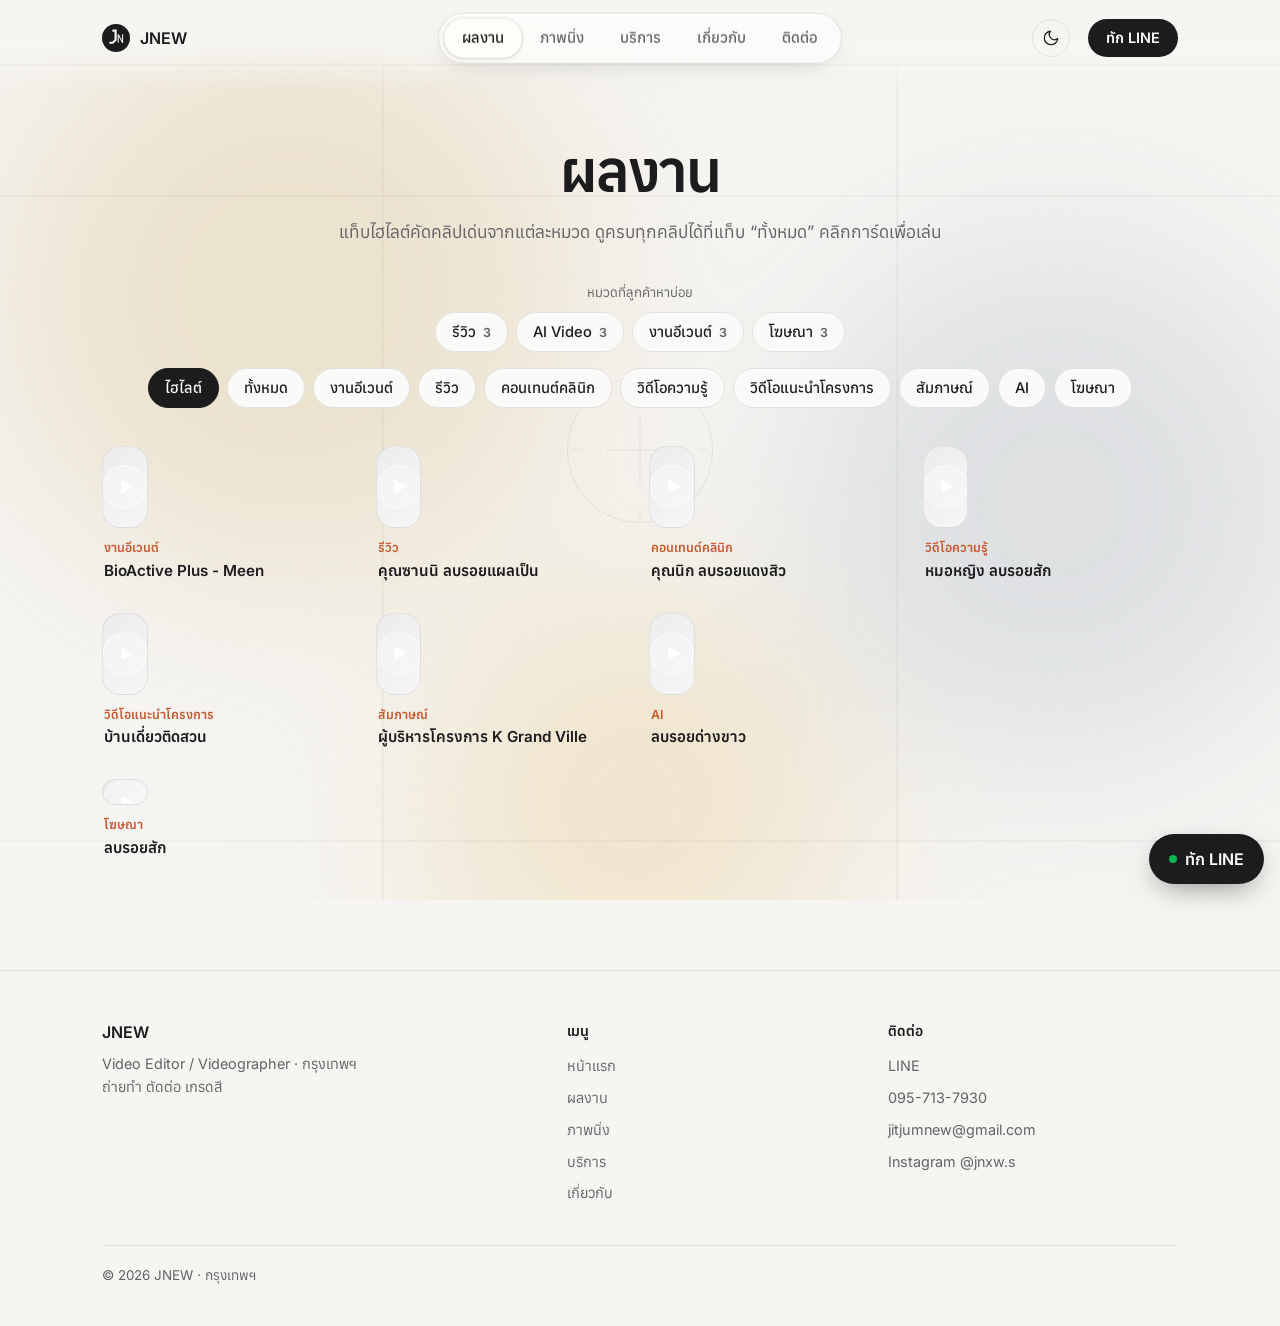
<file: works.html>
<!DOCTYPE html>
<html lang="th">
<head>
<meta charset="utf-8">
<script>(function(){try{var t=localStorage.getItem("jnew-theme");if(t!=="light"&&t!=="dark")t=matchMedia("(prefers-color-scheme:dark)").matches?"dark":"light";document.documentElement.setAttribute("data-theme",t)}catch(e){}})()</script>
<meta name="theme-color" content="#F6F5F2">
<meta name="color-scheme" content="light dark">
<meta name="viewport" content="width=device-width, initial-scale=1, viewport-fit=cover">
<meta name="description" content="ผลงานวิดีโอของ JNEW แยกตามหมวด ทั้งคลิปแนวตั้ง โปรโมท รีวิว และวิดีโอให้ความรู้">
<link rel="canonical" href="https://jnewst.github.io/jnewst/works.html">
<meta property="og:type" content="website">
<meta property="og:locale" content="th_TH">
<meta property="og:site_name" content="JNEW">
<meta property="og:title" content="ผลงาน | JNEW Portfolio">
<meta property="og:description" content="ผลงานวิดีโอของ JNEW แยกตามหมวด ทั้งคลิปแนวตั้ง โปรโมท รีวิว และวิดีโอให้ความรู้">
<meta property="og:url" content="https://jnewst.github.io/jnewst/works.html">
<meta property="og:image" content="https://jnewst.github.io/jnewst/og-v3.jpg">
<meta property="og:image:width" content="1376">
<meta property="og:image:height" content="768">
<meta property="og:image:type" content="image/jpeg">
<meta property="og:image:alt" content="JNEW Video Editor / Videographer รับถ่ายทำ ตัดต่อ เกรดสี">
<meta name="twitter:card" content="summary_large_image">
<meta name="twitter:title" content="ผลงาน | JNEW Portfolio">
<meta name="twitter:description" content="ผลงานวิดีโอของ JNEW แยกตามหมวด ทั้งคลิปแนวตั้ง โปรโมท รีวิว และวิดีโอให้ความรู้">
<meta name="twitter:image" content="https://jnewst.github.io/jnewst/og-v3.jpg">
<link rel="icon" href="data:image/svg+xml,%3Csvg xmlns='http://www.w3.org/2000/svg' viewBox='0 0 64 64'%3E%3Ccircle cx='32' cy='32' r='32' fill='%230b0b0b'/%3E%3Cpath d='M35.8 23.6 L35.8 42.8 L38.2 42.8 L38.3 28.7 L45.9 43.3 L48.3 42.8 L48.3 23.6 L45.9 23.6 L45.8 37.7 L38.2 23.2Z M33.6 12.6 L23.6 12.6 L23.6 17.6 L28.6 17.7 L28.6 35.2 L23.4 40.4 L16.8 40.4 L16.8 45.4 L25.4 45.4 L33.6 37.2Z' fill='%23fff'/%3E%3C/svg%3E">
<title>ผลงาน | JNEW Portfolio</title>
<link rel="stylesheet" href="https://fonts.googleapis.com/css2?family=Inter:wght@400;500;600;700&family=Anuphan:wght@300;400;500;600;700&display=swap">
<link rel="stylesheet" href="style.css?v=20261126-1">
<link rel="stylesheet" href="pill.css?v=2">
</head>
<body>
<a class="skip" href="#main">ข้ามไปเนื้อหาหลัก</a>
<header class="top" id="top"><div class="bar"><a class="brand" href="index.html" aria-label="หน้าแรก"><svg viewBox="0 0 64 64" aria-hidden="true"><circle cx="32" cy="32" r="32" fill="#0b0b0b"/><path d="M35.8 23.6 L35.8 42.8 L38.2 42.8 L38.3 28.7 L45.9 43.3 L48.3 42.8 L48.3 23.6 L45.9 23.6 L45.8 37.7 L38.2 23.2Z M33.6 12.6 L23.6 12.6 L23.6 17.6 L28.6 17.7 L28.6 35.2 L23.4 40.4 L16.8 40.4 L16.8 45.4 L25.4 45.4 L33.6 37.2Z" fill="#fff"/></svg><span><b>JNEW</b></span></a><nav id="menu" aria-label="เมนูหลัก"><a href="works.html" aria-current="page">ผลงาน</a><a href="photos.html" id="navphotos">ภาพนิ่ง</a><a href="services.html">บริการ</a><a href="about.html">เกี่ยวกับ</a><a href="contact.html">ติดต่อ</a></nav><button class="tgl" type="button" aria-label="เปลี่ยนเป็นโหมดมืด"><svg class="i-sun" viewBox="0 0 24 24" aria-hidden="true"><circle cx="12" cy="12" r="4"/><path d="M12 2v2M12 20v2M4.9 4.9l1.4 1.4M17.7 17.7l1.4 1.4M2 12h2M20 12h2M4.9 19.1l1.4-1.4M17.7 6.3l1.4-1.4"/></svg><svg class="i-moon" viewBox="0 0 24 24" aria-hidden="true"><path d="M21 12.8A9 9 0 1 1 11.2 3a7 7 0 0 0 9.8 9.8z"/></svg></button><a class="cta" href="https://line.me/ti/p/kPOHMV6HEb" target="_blank" rel="noopener">ทัก LINE</a><button class="mbtn" type="button" aria-label="เมนู" aria-expanded="false" aria-controls="menu"><i></i><i></i></button></div></header>
<main class="wrap" id="main">
<section class="pg">
  <h1 class="ph">ผลงาน</h1>
  <p class="sub">แท็บไฮไลต์คัดคลิปเด่นจากแต่ละหมวด ดูครบทุกคลิปได้ที่แท็บ “ทั้งหมด” คลิกการ์ดเพื่อเล่น</p>
  <div class="quick" id="quick" aria-label="ทางลัดเลือกหมวดที่ลูกค้าหาบ่อย"></div>
  <div class="filters" id="filters"></div>
  <div class="grid" id="grid"></div>
  <div class="grid hz" id="grid2"></div>
</section>
</main>
<footer class="ft"><div class="wrap"><div class="fgrid"><div><b>JNEW</b><p>Video Editor / Videographer · กรุงเทพฯ<br>ถ่ายทำ ตัดต่อ เกรดสี</p></div><div><h4>เมนู</h4><a href="index.html">หน้าแรก</a><a href="works.html">ผลงาน</a><a href="photos.html">ภาพนิ่ง</a><a href="services.html">บริการ</a><a href="about.html">เกี่ยวกับ</a></div><div><h4>ติดต่อ</h4><a href="https://line.me/ti/p/kPOHMV6HEb" target="_blank" rel="noopener">LINE</a><a href="tel:+66957137930">095-713-7930</a><a href="mailto:jitjumnew@gmail.com">jitjumnew@gmail.com</a><a href="https://www.instagram.com/jnxw.s?psln=MWlkempwNTc1dDA4Mw==" target="_blank" rel="noopener">Instagram @jnxw.s</a></div></div><p class="fine">© 2026 JNEW · กรุงเทพฯ</p></div></footer>
<a class="linefab" href="https://line.me/ti/p/kPOHMV6HEb" target="_blank" rel="noopener" aria-label="ทักทาง LINE">ทัก LINE</a>
<dialog id="vdlg" class="adlg vdlg" aria-label="เล่นวิดีโอ"><div class="ablur"></div><div class="awrap"><div class="ahead"><b id="vtitle"></b><small id="vcat"></small></div><div class="aslot" id="vslot"><div class="apanel" id="vpanel"><img class="acover" id="vcover" alt=""><div class="vplayer" id="vplayer"></div></div></div><div class="vtools"><button class="vshare vnav" id="vprev" type="button" aria-label="คลิปก่อนหน้า">‹ ก่อนหน้า</button><button class="vshare" id="vshare" type="button">คัดลอกลิงก์ผลงานนี้</button><button class="vshare vnav" id="vnext" type="button" aria-label="คลิปถัดไป">ถัดไป ›</button><a class="vext" id="vext" target="_blank" rel="noopener">เล่นไม่ได้? เปิดดูบน Vimeo</a></div></div><button id="vclose">ปิด</button></dialog><script src="site.js?v=20261126-1"></script>
<script src="pill.js?v=1"></script>
</body>
</html>
</file>
<file: style.css>
/* base + dialogs + cards (from original) */
.card .badge{position:absolute;right:8px;bottom:8px;z-index:1;font-size:.8rem;background:rgba(0,0,0,.6);border:1px solid rgba(255,255,255,.35);border-radius:99px;padding:1px 10px;color:#fff}
.adlg{position:fixed;inset:0;width:100vw;max-width:none;height:100vh;height:100dvh;max-height:none;margin:0;padding:0;border:0;border-radius:0;background:transparent;color:var(--ink);overflow:hidden;--ease:cubic-bezier(.32,.72,0,1)}
.adlg::backdrop{background:transparent}
.adlg .ablur{position:absolute;inset:0;background:rgba(11,11,11,.55);opacity:0;-webkit-backdrop-filter:blur(0);backdrop-filter:blur(0);transition:opacity .45s ease,-webkit-backdrop-filter .5s ease,backdrop-filter .5s ease}
.adlg.in .ablur{opacity:1;-webkit-backdrop-filter:blur(30px) saturate(1.3);backdrop-filter:blur(30px) saturate(1.3)}
.adlg .awrap{position:absolute;inset:0;display:flex;flex-direction:column;align-items:center;justify-content:center;gap:14px;padding:max(24px,env(safe-area-inset-top)) 12px 24px}
.adlg .ahead{text-align:center;color:#fff;max-width:92vw;opacity:0;transform:translateY(10px);transition:opacity .4s ease .12s,transform .55s var(--ease) .12s}
.adlg.in .ahead{opacity:1;transform:none}
.adlg .ahead b{display:block;font-size:1.5rem;font-weight:600;line-height:1.3;text-shadow:0 2px 16px #0009;overflow-wrap:anywhere}
.adlg .ahead small{display:block;color:#bdbdbd;font-size:.9rem}
.adlg .aslot{width:min(920px,92vw)}
.adlg .apanel{position:relative;overflow:hidden;border-radius:30px;background:rgba(32,32,32,.55);-webkit-backdrop-filter:blur(30px);backdrop-filter:blur(30px);border:1px solid rgba(255,255,255,.16);box-shadow:0 30px 80px -20px #000c,inset 0 1px 0 #ffffff30}
.adlg .apanel.fly{position:fixed;margin:0;transition:left .55s var(--ease),top .55s var(--ease),width .55s var(--ease),height .55s var(--ease),border-radius .55s var(--ease)}
.adlg .acover{position:absolute;inset:0;width:100%;height:100%;object-fit:cover;pointer-events:none;transition:opacity .45s ease}
.adlg.in .acover{opacity:0}
.adlg .agrid{position:relative;max-height:calc(100vh - 170px);max-height:calc(100dvh - 170px);overflow:auto;overscroll-behavior:contain;padding:16px;display:flex;flex-wrap:wrap;align-content:flex-start;gap:10px;--h:150px;opacity:0;transition:opacity .35s ease .2s}
.adlg.in .agrid{opacity:1}
@media(min-width:720px){.adlg .agrid{--h:210px}}
.adlg .agrid::after{content:"";flex:100 1 0}
.adlg .agrid button{padding:0;border:0;border-radius:14px;overflow:hidden;aspect-ratio:var(--r,1);flex:var(--r,1) 1 calc(var(--r,1)*var(--h,150px));min-width:0;cursor:pointer;background:#1c1c1c;opacity:0;transform:scale(.82);transition:opacity .4s ease,transform .55s var(--ease);transition-delay:calc(var(--i,0)*24ms + 240ms)}
.adlg.in .agrid button{opacity:1;transform:none}
.adlg.in .agrid button:hover{transform:scale(1.04);transition-delay:0s}
.adlg .agrid img{display:block;width:100%;height:100%;object-fit:cover}
.card.album:active{transform:scale(.97)}
.card:active{transform:scale(.97)}
.vdlg .apanel{width:100%;height:100%;background:#000}
.vdlg .vplayer{position:absolute;inset:0;opacity:0;transition:opacity .25s ease}
.vdlg.in .vplayer{opacity:1;transition:opacity .4s ease .4s}
.vdlg .vplayer iframe{position:absolute;left:50%;top:50%;width:var(--pw);height:var(--ph);transform:translate(-50%,-50%);border:0;background:#000}
.vdlg .vext{color:#bdbdbd;font-size:.85rem;text-decoration:none;opacity:0;transition:opacity .3s ease}
.vdlg.in .vext{opacity:1;transition:opacity .4s ease .5s}
@media(prefers-reduced-motion:reduce){.adlg *{transition-duration:.01ms!important;transition-delay:0s!important}}
#pprev,#pnext{top:50%;transform:translateY(-50%);right:auto;left:8px;font-size:1.3rem;padding:0 14px}
#pnext{left:auto;right:8px}
#pdlg{width:auto;max-width:94vw;background:transparent}
#pdlg img{display:block;max-width:94vw;max-height:88vh;margin:auto;border-radius:6px}
.card .poster{position:relative;aspect-ratio:9/16;overflow:hidden;display:grid;place-items:center;transition:filter .2s}
.card.h .poster{aspect-ratio:16/9}
.card .poster img{position:absolute;inset:0;width:100%;height:100%;object-fit:cover}
.card .play{position:relative;z-index:1;width:46px;height:46px;border-radius:50%;background:rgba(0,0,0,.5);border:1px solid rgba(255,255,255,.5);display:grid;place-items:center;font-size:1rem;padding-left:3px}
dialog{border:0;padding:0;background:#000;width:min(960px,94vw);border-radius:6px;position:fixed}
dialog::backdrop{background:rgba(11,11,11,.85)}
dialog .box{aspect-ratio:16/9;display:grid;place-items:center;color:#fff;text-align:center;padding:20px}
dialog .box.v{aspect-ratio:9/16;max-height:88vh;padding:0}
dialog iframe{width:100%;height:100%;border:0}
dialog>button{position:absolute;top:8px;right:8px;font:inherit;background:#fff;color:#000;border:0;border-radius:4px;padding:2px 12px;cursor:pointer;z-index:2}
.card .poster img{transition:opacity .5s ease}
.linefab{position:fixed;right:max(16px,env(safe-area-inset-right,0px));bottom:calc(16px + env(safe-area-inset-bottom,0px));z-index:40;display:inline-flex;align-items:center;gap:8px;padding:11px 20px;border-radius:99px;background:#06c755;color:#fff;font-weight:600;text-decoration:none;box-shadow:0 10px 30px -8px #06c755aa,0 4px 14px #0008;transition:transform .3s ease,box-shadow .3s ease}
.linefab::before{content:"";width:9px;height:9px;border-radius:50%;background:#fff;opacity:.9}
@media(hover:hover){.linefab:hover{transform:translateY(-3px);box-shadow:0 14px 36px -8px #06c755cc,0 4px 14px #0008}}
.js section.rv{opacity:0;transform:translateY(22px);transition:opacity .8s ease,transform .8s cubic-bezier(.32,.72,0,1)}
.js section.rv.vis{opacity:1;transform:none}
@media(prefers-reduced-motion:reduce){.reel2 .rt,.card .poster.sk::after{animation:none}.js section.rv{opacity:1;transform:none;transition:none}}
.adlg{color:#f5f5f5}
/* ===== Mobbin-style: monochrome canvas, black pills, soft cards ===== */
:root{--bg:#efefec;--soft:#fafaf8;--ink:#1c1c1e;--mute:#636366;--line:#e2e2df;--on-ink:#fff;--glass:rgba(239,239,236,.85);--hover:#e6e6e2;--bd:#d6d6d6;--tilebd:#cecec8;--tilebdh:#c85a32;--bw:1.5px;--tileshadow:0 6px 24px -8px rgba(0,0,0,.07);--geo:rgba(28,28,30,.13);--ring:rgba(28,28,30,.12);--g:#7d7d78;--accent:#c85a32;--ease:cubic-bezier(.32,.72,0,1);color-scheme:light}
:root[data-theme=dark]{--bg:#111113;--soft:#1c1c1f;--ink:#f2f2f5;--mute:#9e9ea4;--line:#2e2e32;--on-ink:#111113;--glass:rgba(17,17,19,.85);--hover:#252529;--bd:#3a3a3f;--tilebd:#2e2e32;--tilebdh:#4a4a50;--tileshadow:0 1px 2px rgba(0,0,0,.35);--geo:rgba(255,255,255,.10);--bw:1px;--accent:#e0714a;--ring:rgba(255,255,255,.08);--g:#6f6f76;color-scheme:dark}
.adlg,dialog{--ink:#f5f5f5;--mute:#a3a3a3;--line:#2a2a2a;--panel:#141414}
*,*::before,*::after{box-sizing:border-box}
html{scroll-behavior:smooth;-webkit-text-size-adjust:100%}
body{margin:0;background-color:var(--bg);color:var(--ink);font-family:"Inter","Anuphan",-apple-system,BlinkMacSystemFont,"Segoe UI","Anuphan",system-ui,sans-serif;line-height:1.65;overflow-x:clip;-webkit-font-smoothing:antialiased}
a{color:inherit}
:focus-visible{outline:2px solid var(--ink);outline-offset:3px;border-radius:8px}
.wrap{max-width:1120px;margin:0 auto;padding:0 22px}
.skip{position:absolute;left:-999px;top:8px;z-index:100;background:#000;color:#fff;padding:8px 14px;border-radius:8px}
.skip:focus{left:12px}
/* header */
header.top{position:sticky;top:0;z-index:50}
header.top::before{content:"";position:absolute;inset:0;background:var(--glass);-webkit-backdrop-filter:saturate(180%) blur(16px);backdrop-filter:saturate(180%) blur(16px);border-bottom:1px solid var(--line)}
.bar{position:relative;display:flex;align-items:center;gap:18px;max-width:1120px;height:60px;margin:0 auto;padding:0 22px}
.brand{display:flex;align-items:center;gap:10px;text-decoration:none;white-space:nowrap}
.brand svg{width:28px;height:28px;flex:none}
.brand b{font-size:1rem;font-weight:600;letter-spacing:-.01em}
.brand small{display:none}
header.top nav{display:flex;gap:2px;margin-left:auto}
header.top nav a{padding:8px 14px;border-radius:999px;text-decoration:none;color:var(--mute);font-size:.93rem;font-weight:500;transition:color .2s ease,background .2s ease}
header.top nav a:hover{color:var(--ink);background:var(--soft)}
header.top nav a[aria-current]{color:var(--ink)}
.cta{display:inline-flex;align-items:center;min-height:38px;padding:4px 18px;border-radius:999px;background:var(--ink);color:var(--on-ink);text-decoration:none;font-size:.9rem;font-weight:600;transition:transform .3s var(--ease),box-shadow .3s ease}
.mbtn{display:none;position:relative;width:44px;height:44px;margin-right:-10px;background:none;border:0;cursor:pointer}
.mbtn i{position:absolute;left:13px;right:13px;top:19px;height:1.5px;border-radius:2px;background:var(--ink);transition:transform .35s var(--ease),top .35s var(--ease)}
.mbtn i+i{top:25px}
header.top.open .mbtn i{top:22px;transform:rotate(45deg)}
header.top.open .mbtn i+i{transform:rotate(-45deg)}
@media(max-width:720px){
 .bar{height:54px;padding:0 16px}
 .cta{display:none}
 .mbtn{display:block;margin-left:auto}
 header.top nav{position:absolute;left:0;right:0;top:100%;display:none;flex-direction:column;gap:0;margin:0;padding:6px 22px 22px;background:var(--bg);-webkit-backdrop-filter:blur(16px);backdrop-filter:blur(16px);border-bottom:1px solid var(--line);max-height:calc(100vh - 54px);max-height:calc(100dvh - 54px);overflow:auto}
 header.top.open nav{display:flex}
 header.top nav a{padding:15px 0;border-radius:0;border-bottom:1px solid var(--line);font-size:1.3rem;font-weight:600;color:var(--ink)}
 header.top nav a:hover{background:none}
}
@media(min-width:721px){.linefab{display:none}}
/* type + buttons */
h1{font-size:clamp(2.5rem,7vw,5rem);line-height:1.25;text-wrap:balance;margin:0 0 18px;font-weight:600;letter-spacing:-.035em}
h1.ph{font-size:clamp(2.2rem,5.5vw,3.6rem);margin:0 0 10px;text-align:center}
h2{font-size:clamp(1.8rem,4.4vw,3rem);line-height:1.3;margin:0 0 12px;font-weight:600;letter-spacing:-.03em;text-align:center;text-wrap:balance}
h2 .g{color:var(--g)}
h3{font-size:1.02rem;font-weight:600;margin:0 0 10px}
.sub{color:var(--mute);margin:0 auto 36px;max-width:40em;font-size:1.08rem;text-align:center}
.lead{max-width:30em;margin:0 auto 28px;color:var(--mute);font-size:1.2rem}
.btn{display:inline-flex;align-items:center;justify-content:center;min-height:48px;padding:10px 26px;border-radius:999px;text-decoration:none;font-weight:600;font-size:1rem;background:var(--ink);color:var(--on-ink);border:1px solid var(--ink);margin:0 5px 10px;transition:transform .3s var(--ease),box-shadow .3s ease,background .2s ease}
.btn.o{background:transparent;color:var(--ink);border-color:var(--bd)}
.btn.o::after{content:none}
.lnk{display:inline-flex;align-items:center;min-height:48px;font-weight:600;text-decoration:underline;text-underline-offset:4px;margin:0 8px 10px}
section{position:relative;padding:72px 0 8px}
.pg{padding-top:60px}
/* home */
.hero{text-align:center;padding:84px 22px 8px}
.tiles{display:grid;gap:14px;grid-template-columns:1fr;margin-top:40px}
@media(min-width:720px){.tiles{grid-template-columns:repeat(2,1fr)}}
.tile{position:relative;display:flex;flex-direction:column;min-height:240px;padding:30px;border-radius:28px;background:var(--soft);text-decoration:none;transition:transform .45s var(--ease),background .25s ease}
.tile small{font-weight:500;font-size:.88rem;color:var(--mute)}
.tile b{font-size:clamp(1.4rem,3vw,1.9rem);line-height:1.35;font-weight:600;letter-spacing:-.02em;margin:6px 0 8px;max-width:14em}
.tile span{color:var(--mute);max-width:30em}
.tile i{position:absolute;top:22px;right:22px;width:40px;height:40px;border-radius:50%;background:var(--bg);display:grid;place-items:center;font-style:normal;transition:background .25s ease,color .25s ease,transform .35s var(--ease)}
.stats{display:grid;grid-template-columns:repeat(2,minmax(0,1fr));gap:28px 16px;margin-top:80px;padding-top:32px;border-top:1px solid var(--line)}
@media(min-width:720px){.stats{grid-template-columns:repeat(4,minmax(0,1fr))}}
.num{display:block;font-size:clamp(2.4rem,5vw,3.6rem);line-height:1.15;font-weight:600;font-variant-numeric:tabular-nums;letter-spacing:-.04em}
.stats small{display:block;color:var(--mute);font-size:.9rem;line-height:1.5}
.band{padding:96px 0 0}
.dark{background:var(--ink);color:#fff;border-radius:32px;padding:72px 24px;text-align:center}
.dark h2{color:#fff;margin-bottom:10px}
.dark p{color:#a3a3a3;margin:0 auto 28px;font-size:1.1rem}
.dark .btn{background:#fff;color:var(--ink);border-color:#fff}
.dark .btn.o{background:transparent;color:#fff;border-color:#4a4a4a}
/* filters, quick tags, cards */
.quick{display:flex;flex-wrap:wrap;justify-content:center;align-items:center;gap:8px;margin:0 auto 14px}
.quick small{width:100%;text-align:center;color:var(--mute);font-size:.82rem}
.quick button,.filters button{font:inherit;font-size:.92rem;font-weight:500;min-height:40px;padding:6px 16px;border-radius:999px;border:1px solid var(--line);background:var(--soft);color:var(--ink);cursor:pointer;white-space:nowrap;transition:background .2s ease,color .2s ease,border-color .2s ease,transform .3s var(--ease)}
.quick button b{margin-left:7px;font-size:.78rem;font-weight:600;color:var(--mute)}
.quick button:hover,.filters button:hover{border-color:var(--ink)}
.quick button[aria-pressed=true],.filters button[aria-pressed=true]{background:var(--ink);border-color:var(--ink);color:var(--on-ink)}
.quick button[aria-pressed=true] b{color:#bdbdbd}
.filters{display:flex;gap:8px;width:max-content;max-width:100%;margin:0 auto 36px;padding:2px;overflow-x:auto;scrollbar-width:none;background:none;border-radius:0}
.filters::-webkit-scrollbar{display:none}
.filters button{flex:none;background:var(--soft)}
.grid{display:grid;grid-template-columns:repeat(2,minmax(0,1fr));gap:28px 14px}
@media(min-width:560px){.grid{grid-template-columns:repeat(3,minmax(0,1fr))}}
@media(min-width:900px){.grid{grid-template-columns:repeat(4,minmax(0,1fr));gap:32px 18px}}
.grid.hz{grid-template-columns:repeat(auto-fit,minmax(280px,1fr));margin-top:32px}
.grid:empty{display:none}
.grid:empty+.grid.hz{margin-top:0}
.card{display:flex;flex-direction:column;background:none;border:0;padding:0;border-radius:0;overflow:visible;text-align:left;cursor:pointer;font:inherit;color:inherit;box-shadow:none;transition:transform .45s var(--ease)}
.card .poster{position:relative;display:grid;place-items:center;aspect-ratio:9/16;border-radius:18px;overflow:hidden;border:1px solid rgba(0,0,0,.07);transition:box-shadow .45s ease}
.card.h .poster{aspect-ratio:16/9}
.card.album .poster{aspect-ratio:4/3}
.card .poster img{position:absolute;inset:0;width:100%;height:100%;object-fit:cover;transition:transform .7s var(--ease),opacity .5s ease}
.card .play{position:relative;z-index:1;width:44px;height:44px;border-radius:50%;background:rgba(255,255,255,.28);-webkit-backdrop-filter:blur(10px);backdrop-filter:blur(10px);border:1px solid rgba(255,255,255,.6);display:grid;place-items:center;font-size:.95rem;padding-left:3px;color:#fff}
.card .badge{position:absolute;right:8px;bottom:8px;z-index:1;font-size:.78rem;background:rgba(0,0,0,.5);border-radius:99px;padding:1px 10px;color:#fff}
.card .t{padding:10px 2px 0;flex:1}
.card .cat{display:block;font-size:.78rem;color:var(--mute);font-weight:500;margin-bottom:1px}
.card b{display:block;font-size:.95rem;font-weight:600;line-height:1.4;overflow-wrap:anywhere}
.card p{margin:2px 0 0;color:var(--mute);font-size:.88rem}
.card:active{transform:scale(.98)}
/* services / about / contact */
.svc{display:grid;gap:14px;grid-template-columns:repeat(auto-fit,minmax(240px,1fr))}
.svc>div{padding:28px;border-radius:26px;background:var(--soft);border:1px solid var(--tilebd);transition:transform .45s var(--ease),border-color .25s ease}
.svc .ic{display:block;width:44px;height:44px;margin-bottom:18px;padding:10px;border-radius:14px;background:var(--ink);color:var(--on-ink);fill:none;stroke:currentColor;stroke-width:1.7;stroke-linecap:round;stroke-linejoin:round}
.svc b{display:block;margin-bottom:4px;font-size:1.15rem;font-weight:600}
.svc p{margin:0;color:var(--mute);font-size:.96rem}
.steps{display:grid;gap:12px;grid-template-columns:repeat(auto-fit,minmax(180px,1fr))}
.steps>div{padding:22px;border-radius:22px;background:var(--soft)}
.steps small{display:inline-grid;place-items:center;width:30px;height:30px;margin-bottom:12px;border-radius:50%;background:var(--ink);color:var(--on-ink);font-size:.85rem;font-weight:600}
.steps b{display:block;font-weight:600}
.steps p{margin:4px 0 0;color:var(--mute);font-size:.93rem}
.about{display:grid;grid-template-columns:1.2fr 1fr;gap:48px}
@media(max-width:720px){.about{grid-template-columns:1fr;gap:28px}}
.job{padding:20px 0;border-bottom:1px solid var(--line)}
.job:first-child{border-top:1px solid var(--line)}
.job b{font-size:1.08rem;font-weight:600}
.job small{color:var(--mute);display:block}
.job ul{margin:10px 0 0;padding-left:18px;color:var(--mute);font-size:.96rem}
.tools{display:flex;flex-wrap:wrap;gap:8px;margin:0 0 28px}
.tools span{padding:5px 16px;border-radius:99px;font-size:.92rem;background:var(--soft);border:1px solid var(--line)}
.ctg{display:grid;gap:14px;grid-template-columns:repeat(auto-fit,minmax(240px,1fr))}
.ct{position:relative;display:flex;flex-direction:column;min-height:140px;padding:26px;border-radius:26px;background:var(--soft);text-decoration:none;transition:transform .45s var(--ease),background .25s ease}
.ct::after{content:"↗";position:absolute;top:20px;right:20px;width:36px;height:36px;border-radius:50%;background:var(--bg);display:grid;place-items:center;font-size:.95rem}
.ct small{color:var(--mute);font-weight:500}
.ct b{font-size:1.25rem;font-weight:600;margin-top:auto;overflow-wrap:anywhere}
/* footer + fab */
footer.ft{margin-top:104px;padding:48px 0 40px;border-top:1px solid var(--line);color:var(--mute);font-size:.9rem}
.fgrid{display:grid;gap:30px;grid-template-columns:1fr}
@media(min-width:720px){.fgrid{grid-template-columns:1.5fr 1fr 1fr}}
.fgrid b{color:var(--ink);font-size:1rem;font-weight:600}
.fgrid p{margin:6px 0 0}
.fgrid h4{margin:0 0 8px;color:var(--ink);font-size:.88rem;font-weight:600}
.fgrid a{display:block;padding:4px 0;text-decoration:none}
.fgrid a:hover{color:var(--ink);text-decoration:underline}
.fine{margin:36px 0 0;padding-top:18px;border-top:1px solid var(--line);font-size:.84rem}
.linefab{position:fixed;right:max(16px,env(safe-area-inset-right,0px));bottom:calc(16px + env(safe-area-inset-bottom,0px));z-index:40;display:inline-flex;align-items:center;gap:8px;padding:12px 20px;border-radius:99px;background:var(--ink);color:var(--on-ink);font-weight:600;text-decoration:none;box-shadow:0 10px 30px -10px rgba(0,0,0,.5)}
.linefab::before{content:"";width:8px;height:8px;border-radius:50%;background:#06c755}
/* video share + toast */
.vdlg .apanel{background:#000}
.vdlg .vplayer{position:absolute;inset:0;opacity:0;transition:opacity .25s ease}
.vdlg.in .vplayer{opacity:1;transition:opacity .4s ease .4s}
.vdlg .vplayer iframe{position:absolute;left:50%;top:50%;width:var(--pw);height:var(--ph);transform:translate(-50%,-50%);border:0;background:#000}
.vdlg .vtools{display:flex;align-items:center;flex-wrap:wrap;justify-content:center;gap:10px 16px;opacity:0;transition:opacity .3s ease}
.vdlg.in .vtools{opacity:1;transition:opacity .4s ease .5s}
.vdlg .vext{color:#d4d4d4;font-size:.85rem;text-decoration:none;opacity:1;transition:none}
.vshare{font:inherit;font-size:.85rem;min-height:36px;padding:4px 16px;border-radius:999px;border:1px solid rgba(255,255,255,.4);background:rgba(255,255,255,.16);color:#fff;cursor:pointer;-webkit-backdrop-filter:blur(10px);backdrop-filter:blur(10px)}
.vshare:hover{background:rgba(255,255,255,.28)}
#toast{position:fixed;left:50%;bottom:calc(28px + env(safe-area-inset-bottom,0px));z-index:300;padding:10px 20px;border-radius:999px;background:rgba(11,11,11,.92);color:#fff;font-size:.9rem;transform:translate(-50%,16px);opacity:0;pointer-events:none;transition:opacity .3s ease,transform .4s var(--ease)}
#toast.on{opacity:1;transform:translate(-50%,0)}
/* hover + tap micro-interactions */
.cta:active,.btn:active,.linefab:active{transform:scale(.97)}
@media(hover:hover){
 .btn:not(.o):hover,.cta:hover{transform:translateY(-1px);box-shadow:0 10px 24px -10px rgba(0,0,0,.55)}
 .btn.o:hover{border-color:var(--ink)}
 .dark .btn:hover{box-shadow:0 10px 24px -10px rgba(255,255,255,.5)}
 .card:hover{transform:translateY(-3px)}
 .card:hover .poster{filter:none;box-shadow:0 22px 44px -22px rgba(0,0,0,.5)}
 .card:hover .poster img{transform:scale(1.04)}
 .tile:hover,.ct:hover{border-color:var(--tilebdh);transform:translateY(-3px)}
 .tile:hover i{background:var(--ink);color:var(--on-ink);transform:rotate(45deg)}
 .svc>div:hover{transform:translateY(-3px);border-color:var(--tilebdh)}
}
/* page transitions + reveal */
body{animation:pgin .45s ease backwards}
main{animation:rise .6s var(--ease) backwards}
@keyframes pgin{from{opacity:0}}
@keyframes rise{from{opacity:0;transform:translateY(12px)}}
html.leaving body{opacity:0;transition:opacity .22s ease}
.js section.rv{opacity:0;transform:translateY(22px);transition:opacity .8s ease,transform .8s var(--ease)}
.js section.rv.vis{opacity:1;transform:none}
@media(prefers-reduced-motion:reduce){html{scroll-behavior:auto}body,main,.card .poster.sk::after{animation:none}html.leaving body{opacity:1;transition:none}.js section.rv{opacity:1;transform:none;transition:none}.card,.tile,.ct,.btn,.cta,.svc>div{transition:none}}

/* ===== home: two-column vertical showcase + category tabs ===== */
#bycat .filters{margin-bottom:28px}
.hrow{display:flex;gap:16px;overflow-x:auto;scroll-snap-type:x proximity;padding:4px 2px 10px;scrollbar-width:none}
.hrow::-webkit-scrollbar{display:none}
.hrow .card{flex:0 0 clamp(150px,22vw,210px);scroll-snap-align:start;text-decoration:none}
.hrow .card.h{flex-basis:clamp(260px,34vw,380px)}
.more{text-align:center;margin:18px 0 0}
a.card{text-decoration:none}

/* ===== reel hint + clickable frames ===== */
/* ===== video modal nav ===== */
.vdlg .vnav{min-width:104px}
/* ===== quick contact ===== */
.ct::after{pointer-events:none}
.ct .ctl{display:flex;flex-direction:column;flex:1;min-width:0;text-decoration:none}
.ct .ctl::before{content:"";position:absolute;inset:0;border-radius:26px}
.cp{position:relative;z-index:2;align-self:flex-start;margin-top:14px;font:inherit;font-size:.85rem;font-weight:600;min-height:36px;padding:4px 16px;border-radius:999px;border:1px solid var(--bd);background:var(--soft);color:var(--ink);cursor:pointer;transition:border-color .2s ease,transform .3s var(--ease)}
.cp:hover{border-color:var(--ink)}
.cp:active{transform:scale(.96)}

/* ===== minimal home: static bento ===== */
.js section.rv{opacity:1!important;transform:none!important;transition:none!important}
#featured{padding-top:48px}
.bento{display:grid;grid-template-columns:repeat(2,minmax(0,1fr));gap:14px}
.bento .bi{grid-column:1/-1;display:flex;flex-direction:column;align-items:flex-start;justify-content:flex-end;padding:30px;border-radius:28px;background:var(--soft)}
.bento .bi h2{text-align:left;margin:0 0 10px;font-size:clamp(1.7rem,3.2vw,2.4rem)}
.bento .bi p{margin:0 0 22px;color:var(--mute);max-width:20em}
.bento .bi .btn{margin:0}
.bt{position:relative;display:block;aspect-ratio:9/16;border-radius:24px;overflow:hidden;background:var(--soft);border:1px solid rgba(0,0,0,.07);color:#fff;text-decoration:none}
.bt img{position:absolute;inset:0;width:100%;height:100%;object-fit:cover;transition:transform .7s var(--ease),opacity .5s ease}
.bt::after{content:"";position:absolute;left:0;right:0;bottom:0;height:45%;background:linear-gradient(transparent,rgba(0,0,0,.6));pointer-events:none}
.bt span{position:absolute;left:16px;right:16px;bottom:14px;z-index:1;font-size:.92rem;font-weight:600;line-height:1.4;overflow-wrap:anywhere}
.bt small{display:block;font-size:.76rem;font-weight:500;opacity:.85}
@media(hover:hover){.bt:hover img{transform:scale(1.03)}}
@media(min-width:600px){.bento{grid-template-columns:repeat(4,minmax(0,1fr))}}
@media(min-width:900px){.bento{grid-template-columns:1.25fr repeat(4,minmax(0,1fr))}.bento .bi{grid-column:auto}
 .tiles{grid-template-columns:repeat(3,minmax(0,1fr))}.tiles .tile:nth-child(1){grid-row:span 2}.tiles .tile:nth-child(4){grid-column:span 2}
 .hrow{display:grid;grid-template-columns:repeat(4,minmax(0,1fr));overflow:visible}.hrow:has(.card.h){grid-template-columns:repeat(3,minmax(0,1fr))}}
.vdlg .aslot.nav{transition:width .35s var(--ease),height .35s var(--ease)}
.vshare:disabled{opacity:.35;cursor:default}
p,.sub,.lead,.tile span,.stats small{text-wrap:pretty}
.nw{white-space:nowrap}

/* ===== soft neutral cards + dark mode ===== */
.tile,.ct,.bento .bi,.steps>div,.svc>div{border:var(--bw) solid var(--tilebd);box-shadow:var(--tileshadow)}
.tile,.ct{transition:transform .45s var(--ease),border-color .25s ease,background .25s ease}
.brand svg circle{fill:var(--ink)}.brand svg path{fill:var(--bg)}
body::before,body::after{content:"";position:fixed;z-index:-1;pointer-events:none;width:min(62vw,540px);aspect-ratio:1;border:1px solid var(--ring);border-radius:50%;outline:1px solid var(--ring);outline-offset:54px}
body::before{top:-16vmin;right:-14vmin}
body::after{bottom:-20vmin;left:-18vmin}
.tgl{display:inline-grid;place-items:center;flex:none;width:38px;height:38px;padding:0;border-radius:50%;border:1px solid var(--line);background:transparent;color:var(--ink);cursor:pointer;transition:background .2s ease,border-color .2s ease}
.tgl:hover{background:var(--hover);border-color:var(--bd)}
.tgl svg{width:18px;height:18px;fill:none;stroke:currentColor;stroke-width:1.7;stroke-linecap:round;stroke-linejoin:round}
.tgl .i-sun{display:none}
[data-theme=dark] .tgl .i-sun{display:block}[data-theme=dark] .tgl .i-moon{display:none}
@media(max-width:720px){.tgl{margin-left:auto}.tgl+.cta+.mbtn,.tgl+.mbtn{margin-left:4px}}
[data-theme=dark] .dark{background:var(--soft);border:1px solid var(--line)}
[data-theme=dark] .dark .btn{background:#f2f2f5;color:#111113;border-color:#f2f2f5}
[data-theme=dark] .dark .btn.o{background:transparent;color:#f2f2f5;border-color:#4a4a50}
[data-theme=dark] .card .poster{background:#1c1c1f!important}
[data-theme=dark] #toast{background:#2a2a2e;border:1px solid #3a3a3f}

/* ===== accent + bento tags + thai wrapping ===== */
.tile small,.ct small,.card .cat{color:var(--accent);font-weight:600}
.tile .tags{display:flex;flex-wrap:wrap;gap:8px;margin-top:auto;padding:24px 56px 0 0}
.tile .tags span{padding:3px 12px;border:1px solid var(--tilebd);border-radius:99px;background:var(--bg);color:var(--ink);font-size:.85rem;max-width:none}
.tile .tags b{display:inline;margin:0 0 0 6px;max-width:none;color:var(--accent);font-size:inherit;font-weight:600;letter-spacing:0}
.tile b{text-wrap:balance}
.tile b .nw{color:inherit;max-width:none}

/* ===== smooth theme switch (class is only present for ~0.5s while toggling) ===== */
html.theme-fx,html.theme-fx *,html.theme-fx *::before,html.theme-fx *::after{transition:background-color .5s ease,color .5s ease,border-color .5s ease,outline-color .5s ease,box-shadow .5s ease,fill .5s ease,stroke .5s ease!important}

/* ===== architectural geometry: slow drift ===== */
.geo{position:fixed;inset:0;z-index:-1;pointer-events:none;overflow:hidden}
.geo svg{position:absolute;fill:none;stroke:var(--geo);stroke-width:1.2;will-change:transform;animation:geodrift var(--d,18s) ease-in-out var(--dl,0s) infinite}
.geo rect,.geo polygon{vector-effect:non-scaling-stroke}
.geo .g1{width:clamp(70px,11vw,150px);top:12%;left:3%;--r:12deg;--d:19s;--dl:-4s}
.geo .g2{width:clamp(60px,9vw,120px);right:4%;bottom:9%;--r:-10deg;--d:17s;--dl:-9s}
.geo .g3{width:clamp(80px,12vw,160px);right:9%;top:26%;--r:8deg;--d:20s;--dl:-2s}
.geo .g4{width:clamp(60px,9vw,120px);left:7%;bottom:18%;--r:-14deg;--d:16s;--dl:-11s}
@keyframes geodrift{0%,100%{transform:translate(0,0) rotate(var(--r))}50%{transform:translate(22px,-30px) rotate(calc(var(--r) + 8deg))}}
@media(prefers-reduced-motion:reduce){.geo svg{animation:none}}

/* ===== album previews: show the whole photo, never cropped ===== */
.card.album .poster img{object-fit:contain}
#adlg .acover{object-fit:contain}
.adlg .agrid img{object-fit:contain}

/* ===== curved video carousel (home) ===== */
#featured{padding:0}
.reel{position:relative;width:min(100%,1440px);height:calc(var(--u,1px)*410);margin:34px auto 0;overflow:hidden;cursor:grab;touch-action:pan-y;user-select:none;-webkit-user-select:none;-webkit-mask-image:linear-gradient(90deg,transparent,#000 6%,#000 94%,transparent);mask-image:linear-gradient(90deg,transparent,#000 6%,#000 94%,transparent)}
.reel.drag{cursor:grabbing}
.rc{position:absolute;left:0;top:0;display:block;overflow:hidden;background:var(--soft);color:#fff;text-decoration:none;will-change:transform;-webkit-user-drag:none;transform:translate3d(-9999px,0,0)}
.rc img{position:absolute;inset:0;width:100%;height:100%;object-fit:cover;pointer-events:none;-webkit-user-drag:none;transition:opacity .5s ease}
.rc::after{content:"";position:absolute;left:0;right:0;bottom:0;height:50%;background:linear-gradient(transparent,rgba(0,0,0,.55));pointer-events:none}
.rc .pl{position:absolute;z-index:1;left:calc(var(--u,1px)*14);bottom:var(--pb,10px);width:max(26px,calc(var(--u,1px)*34));height:max(26px,calc(var(--u,1px)*34));border-radius:50%;background:rgba(255,255,255,.28);-webkit-backdrop-filter:blur(8px);backdrop-filter:blur(8px);display:grid;place-items:center}
.rc .pl::before{content:"";margin-left:12%;border-left:max(8px,calc(var(--u,1px)*11)) solid #fff;border-top:max(5px,calc(var(--u,1px)*7)) solid transparent;border-bottom:max(5px,calc(var(--u,1px)*7)) solid transparent}
.rc .cap{position:absolute;z-index:1;left:calc(var(--u,1px)*14);right:calc(var(--u,1px)*12);bottom:calc(var(--pb,10px) + max(26px,calc(var(--u,1px)*34)) + 8px);font-size:max(11px,calc(var(--u,1px)*13.5));font-weight:600;line-height:1.35;display:-webkit-box;-webkit-line-clamp:2;-webkit-box-orient:vertical;overflow:hidden}
</file>
<file: pill.css>
/* JNEW: Floating Pill navbar + Parallax background (ใช้ทุกหน้า) — โหลดต่อจาก style.css */
:root:not([data-theme=dark]){--bg:#F6F5F2;--pg:rgba(255,255,255,.55);--pgh:rgba(255,255,255,.75);--pl:rgba(28,28,30,.12);--pi:#fffdf8;--pish:0 1px 4px rgba(40,30,10,.16),0 0 0 1px rgba(40,30,10,.05);--vf:28,28,30;--vfo:.075;--a1:#eadfc9;--a2:#d9dcdf;--a3:#efe2c8;--aop:.85}
:root[data-theme=dark]{--pg:rgba(30,30,34,.55);--pgh:rgba(255,255,255,.08);--pl:rgba(255,255,255,.12);--pi:rgba(255,255,255,.16);--pish:none;--vf:255,255,255;--vfo:.06;--a1:#2b2a28;--a2:#23272c;--a3:#2a2620;--aop:.5}

/* พื้นหลังเดิม (วงกลม/รูปทรง) ปิดไว้ ใช้ Viewfinder แทน */
.geo,body::before,body::after{display:none!important}
#vf{position:fixed;inset:0;z-index:-1;pointer-events:none;overflow:hidden}
#vf .vl{position:absolute;inset:-60px;will-change:transform}
#vf .au{filter:blur(90px);opacity:var(--aop)}
#vf .au i{position:absolute;border-radius:50%;animation:vfflow 26s ease-in-out infinite alternate}
#vf .au i:nth-child(1){width:46vw;height:46vw;left:4%;top:6%;background:var(--a1)}
#vf .au i:nth-child(2){width:40vw;height:40vw;right:2%;top:30%;background:var(--a2);animation-duration:32s;animation-delay:-9s}
#vf .au i:nth-child(3){width:34vw;height:34vw;left:34%;bottom:-6%;background:var(--a3);animation-duration:38s;animation-delay:-17s}
@keyframes vfflow{to{transform:translate(8vw,-6vh) scale(1.18)}}
#vf svg{position:absolute;inset:0;width:100%;height:100%;fill:none;stroke:rgb(var(--vf));stroke-opacity:var(--vfo);stroke-width:1}
#vf svg *{vector-effect:non-scaling-stroke}

#pind{display:none}
@media(min-width:721px){
 header.top::before{inset:0 0 -16px 0;background:linear-gradient(to bottom,var(--bg) 45%,transparent);-webkit-backdrop-filter:none;backdrop-filter:none;border-bottom:0}
 .bar{height:76px}
 .tgl{margin-left:auto}
 header.top nav{position:absolute;left:50%;top:50%;transform:translate(-50%,-50%);margin:0;padding:5px;gap:0;border-radius:999px;background:var(--pg);border:1px solid var(--pl);box-shadow:inset 0 1px 0 var(--pgh),0 8px 28px -14px rgba(0,0,0,.25);-webkit-backdrop-filter:blur(14px) saturate(1.3);backdrop-filter:blur(14px) saturate(1.3)}
 header.top nav a{position:relative;z-index:1;padding:7px 18px;white-space:nowrap;background:none}
 header.top nav a:hover,header.top nav a[aria-current]{background:none;color:var(--ink)}
 #pind{display:block;position:absolute;z-index:0;top:5px;bottom:5px;left:0;width:0;border-radius:999px;background:var(--pi);box-shadow:var(--pish);opacity:0;transition:transform .55s cubic-bezier(.34,1.2,.5,1),width .55s cubic-bezier(.34,1.2,.5,1),opacity .3s;will-change:transform,width}
}
@media(prefers-reduced-motion:reduce){#vf .au i{animation:none}#pind{transition:none}}

/* ===== Custom Cursor สไตล์ macOS (CSS ล้วน ไม่ใช้ JS; เฉพาะอุปกรณ์ที่มีเมาส์/แทร็กแพด) ===== */
@media (hover:hover) and (pointer:fine){
 html{cursor:url("data:image/svg+xml,%3Csvg xmlns='http://www.w3.org/2000/svg' width='32' height='32' viewBox='0 0 32 32'%3E%3Cpath d='M3.4 3.7 L3.4 24.7 L8.6 19.9 L12.2 27.7 L15.4 26.3 L11.9 18.7 L19.4 18.7 Z' fill='%23000' fill-opacity='.16'/%3E%3Cpath d='M2.4 2.9 L2.4 23.9 L7.6 19.1 L11.2 26.9 L14.4 25.5 L10.9 17.9 L18.4 17.9 Z' fill='%23000' fill-opacity='.14'/%3E%3Cpath d='M1.2 1.2 L1.2 22.2 L6.4 17.4 L10 25.2 L13.2 23.8 L9.7 16.2 L17.2 16.2 Z' fill='%23111111' stroke='%23FFFFFF' stroke-width='1.5' stroke-linejoin='round'/%3E%3C/svg%3E") 0 0,auto!important}
 body,body *{cursor:inherit!important}
 body .reel{cursor:grab!important}
 body .reel.drag{cursor:grabbing!important}
 body :is(a,button,[role=button],.clickable,.card,.tile,.ct,.rc,.cp,.tgl,.mbtn,summary,select,label[for],[tabindex]:not([tabindex="-1"]),.ss-stage){cursor:url("data:image/svg+xml,%3Csvg xmlns='http://www.w3.org/2000/svg' width='32' height='32' viewBox='0 0 32 32'%3E%3Cpath d='M10.5 1.8 C9.2 1.8 8.2 2.8 8.2 4.1 V14.6 L6.6 13 C5.7 12.1 4.3 12.2 3.7 13.2 C3.3 13.9 3.5 14.6 4 15.2 L9 22.4 C10.2 24.3 12.2 25.5 14.5 25.5 H18.7 C22 25.5 24.5 22.9 24.5 19.6 V14.3 C24.5 13.2 23.7 12.4 22.7 12.4 C22.2 12.4 21.8 12.6 21.4 12.9 C21.2 12 20.4 11.4 19.5 11.4 C19 11.4 18.5 11.6 18.1 11.9 C17.8 11.1 17.1 10.6 16.3 10.6 C15.1 10.6 12.8 10.9 12.8 11.2 V4.1 C12.8 2.8 11.8 1.8 10.5 1.8 Z' transform='translate%281.6 2%29' fill='%23000' fill-opacity='.18'/%3E%3Cpath d='M10.5 1.8 C9.2 1.8 8.2 2.8 8.2 4.1 V14.6 L6.6 13 C5.7 12.1 4.3 12.2 3.7 13.2 C3.3 13.9 3.5 14.6 4 15.2 L9 22.4 C10.2 24.3 12.2 25.5 14.5 25.5 H18.7 C22 25.5 24.5 22.9 24.5 19.6 V14.3 C24.5 13.2 23.7 12.4 22.7 12.4 C22.2 12.4 21.8 12.6 21.4 12.9 C21.2 12 20.4 11.4 19.5 11.4 C19 11.4 18.5 11.6 18.1 11.9 C17.8 11.1 17.1 10.6 16.3 10.6 C15.1 10.6 12.8 10.9 12.8 11.2 V4.1 C12.8 2.8 11.8 1.8 10.5 1.8 Z' fill='%23FFFFFF' stroke='%23111111' stroke-width='1.3' stroke-linejoin='round'/%3E%3Cpath d='M16.6 15 V20.6 M20.4 14.6 V20.6' stroke='%23111111' stroke-width='1' stroke-linecap='round' fill='none'/%3E%3C/svg%3E") 10 2,pointer!important}
}
</file>
<file: photos.css>
/* หน้าภาพนิ่ง: Split-Stage (แยกโซนไม่ซ้อนทับ) + แกลเลอรีกริด — ใช้ตัวแปรสีจาก style.css */
.ss{display:grid;grid-template-columns:minmax(0,460px) minmax(0,1fr);gap:clamp(32px,5vw,72px);align-items:start;margin-top:12px}
.ss-zone{min-width:0}
/* โซน A: เวทีสไลด์โชว์ (4:5 คงที่) + ป้ายชื่ออัลบั้มใต้กรอบ */
.ss-stage{position:relative;width:100%;aspect-ratio:4/5;overflow:hidden;border-radius:28px 28px 0 0;clip-path:polygon(0 0,100% 0,100% calc(100% - 44px),calc(100% - 44px) 100%,44px 100%,0 calc(100% - 44px));background:var(--soft);isolation:isolate}
.ss-stage .bk,.ss-stage .mn{position:absolute;inset:0;width:100%;height:100%;opacity:0;transition:opacity .9s ease}
.ss-stage .bk{object-fit:cover;filter:blur(28px) brightness(1.04) saturate(1.1);transform:scale(1.18)}
:root[data-theme=dark] .ss-stage .bk{filter:blur(28px) brightness(.62) saturate(1.05)}
.ss-stage .mn{object-fit:contain;z-index:1}
.ss-stage .v{opacity:1}
.ss-stage .none{position:absolute;inset:0;z-index:2;display:none;place-items:center;text-align:center;padding:24px;color:var(--mute)}
.ss-stage.empty .none{display:grid}
.ss-dots{position:absolute;left:50%;bottom:22px;transform:translateX(-50%);display:flex;gap:6px;z-index:3}
.ss-dots i{width:18px;height:3px;border-radius:2px;background:rgba(255,255,255,.55);box-shadow:0 0 0 .5px rgba(0,0,0,.25);transition:background .3s,width .3s}
.ss-dots i.on{background:#fff;width:30px}
.ss-cap{padding:18px 4px 0;transition:opacity .35s,transform .35s}
.ss-cap.sw{opacity:0;transform:translateY(6px)}
.ss-now{display:inline-flex;align-items:center;gap:8px;font-size:.85rem;color:var(--mute)}
.ss-now:before{content:"";width:7px;height:7px;border-radius:50%;background:var(--accent)}
.ss-cap h2{font-size:clamp(1.7rem,3vw,2.4rem);line-height:1.15;font-weight:600;letter-spacing:-.02em;margin:6px 0 4px;text-align:left}
.ss-meta{color:var(--mute);font-size:.95rem;margin:0}
.ss-cap p.ss-desc{color:var(--mute);margin:8px 0 0;max-width:42ch}
.ss-open{margin-top:16px;display:inline-flex;align-items:center;gap:8px;padding:9px 20px;border-radius:999px;border:1px solid var(--bd);background:transparent;color:var(--ink);font:inherit;font-size:.93rem;font-weight:500;transition:background .2s,border-color .2s}
.ss-open:hover{background:var(--hover)}
/* โซน B: การ์ดเลือกอัลบั้ม */
.ss-h{margin:0 0 4px;font-size:1.15rem;font-weight:600;text-align:left}
.ss-hint{margin:0 0 18px;color:var(--mute);font-size:.93rem}
.ss-cards{display:grid;grid-template-columns:repeat(2,minmax(0,1fr));gap:16px}
.ss-card{position:relative;aspect-ratio:1;min-height:0;padding:0;border-radius:20px;overflow:hidden;border:1px solid var(--line);background:var(--soft);text-align:left;box-shadow:0 10px 28px -14px rgba(0,0,0,.3);outline:2px solid transparent;outline-offset:3px;transition:transform .35s var(--ease),outline-color .3s}
.ss-card.on{outline-color:var(--ink)}
.ss-card img{position:absolute;inset:0;width:100%;height:100%;object-fit:cover}
.ss-card:after{content:"";position:absolute;inset:0;background:linear-gradient(to top,rgba(0,0,0,.68),transparent 60%)}
.ss-card b{position:absolute;left:14px;right:56px;bottom:12px;z-index:1;color:#fff;font-weight:500;font-size:.95rem;line-height:1.3;overflow-wrap:anywhere}
.ss-card u{position:absolute;right:12px;bottom:12px;z-index:1;width:32px;height:32px;border-radius:50%;background:rgba(255,255,255,.92);color:#111;display:grid;place-items:center;text-decoration:none;font-size:1rem}
.ss-card em{position:absolute;left:12px;top:12px;z-index:1;font-style:normal;font-size:.78rem;color:#fff;background:rgba(0,0,0,.5);border:1px solid rgba(255,255,255,.3);border-radius:99px;padding:0 9px}
@media(hover:hover){.ss-card:hover{transform:translateY(-4px)}}
@media(max-width:1000px){
 .ss{grid-template-columns:minmax(0,1fr);gap:40px}
 .ss-zone.a{max-width:460px;width:100%;margin:0 auto}
 .ss-cards{grid-template-columns:repeat(4,minmax(0,1fr));gap:14px}
}
@media(max-width:700px){.ss-cards{grid-template-columns:repeat(2,minmax(0,1fr))}}

/* แกลเลอรีกริดของอัลบั้ม (Modal) — Light: Off-white / Dark: เข้ม */
.gd{--ink:#1c1c1e;--mute:#636366;--line:#e2e2df;--soft:#fafaf8;--bg:#F6F5F2;--hover:#e6e6e2;--bd:#d6d6d6}
:root[data-theme=dark] .gd{--ink:#f2f2f5;--mute:#9e9ea4;--line:#2e2e32;--soft:#1c1c1f;--bg:#111113;--hover:#2a2a2e;--bd:#3a3a3f}
.gd{position:fixed;inset:0;width:100%;height:100%;max-width:none;max-height:none;margin:0;padding:0;border:0;background:transparent;color:var(--ink);overflow:hidden}
.gd::backdrop{background:rgba(246,245,242,.72);-webkit-backdrop-filter:blur(18px);backdrop-filter:blur(18px)}
:root[data-theme=dark] .gd::backdrop{background:rgba(8,8,10,.74)}
.gd[open]{display:grid;place-items:center}
.gd-panel{display:flex;flex-direction:column;width:min(1120px,94vw);max-height:min(92vh,920px);max-height:min(92dvh,920px);background:var(--soft);border:1px solid var(--line);border-radius:24px;box-shadow:0 30px 80px -24px rgba(0,0,0,.35);opacity:0;transform:translateY(14px) scale(.985);transition:opacity .35s ease,transform .5s var(--ease)}
.gd.in .gd-panel{opacity:1;transform:none}
.gd-head{display:flex;align-items:center;justify-content:space-between;gap:16px;padding:16px 18px 14px 24px;border-bottom:1px solid var(--line)}
.gd-head b{display:block;font-size:1.25rem;font-weight:600;line-height:1.3;overflow-wrap:anywhere}
.gd-head small{color:var(--mute)}
.gd-x{flex:none;display:inline-flex;align-items:center;gap:8px;min-height:42px;padding:0 18px;border-radius:999px;border:1px solid var(--bd);background:var(--bg);color:var(--ink);font:inherit;font-weight:600;transition:background .2s}
.gd-x:hover{background:var(--hover)}
.gd-x svg{width:14px;height:14px;stroke:currentColor;stroke-width:2;stroke-linecap:round;fill:none}
.gd-grid{overflow:auto;overscroll-behavior:contain;padding:16px;display:flex;flex-wrap:wrap;align-content:flex-start;gap:10px;--h:150px}
@media(min-width:720px){.gd-grid{--h:210px}}
.gd-grid:after{content:"";flex:100 1 0}
.gd-grid button{padding:0;border:0;border-radius:14px;overflow:hidden;aspect-ratio:var(--r,.75);flex:var(--r,.75) 1 calc(var(--r,.75)*var(--h));min-width:0;background:var(--hover);transition:transform .4s var(--ease)}
.gd-grid button{position:relative}
.gd-grid img{position:absolute;inset:0;display:block;width:100%;height:100%;object-fit:cover}
@media(max-width:600px){
 .gd-grid{display:grid;grid-template-columns:repeat(2,minmax(0,1fr));grid-auto-flow:dense;grid-auto-rows:max-content;align-items:start;gap:8px;padding:12px}
 .gd-grid:after{display:none}
 .gd-grid button{flex:none;width:100%;height:auto;aspect-ratio:auto}
 .gd-grid button:before{content:"";display:block;padding-top:calc(100%/var(--r,.75))}
 .gd-grid button[data-l]{grid-column:1/-1}
 .gd-head{padding:12px 12px 12px 18px}
}
@media(hover:hover){.gd-grid button:hover{transform:scale(1.03)}}
@media(prefers-reduced-motion:reduce){.ss-stage .bk,.ss-stage .mn,.ss-cap,.ss-card,.gd-panel{transition-duration:.01ms}}

/* หน้าต่างดูรูปขยาย (#pdlg) ให้โทนเดียวกับแกลเลอรี */
#pdlg::backdrop{background:rgba(246,245,242,.72);-webkit-backdrop-filter:blur(18px);backdrop-filter:blur(18px)}
:root[data-theme=dark] #pdlg::backdrop{background:rgba(8,8,10,.74)}
#pdlg{overflow:visible}
#pdlg img{max-width:94vw;max-height:88vh;max-height:88dvh;box-shadow:0 30px 80px -24px rgba(0,0,0,.45)}
#pdlg>button{box-shadow:0 2px 10px rgba(0,0,0,.25)}
</file>
